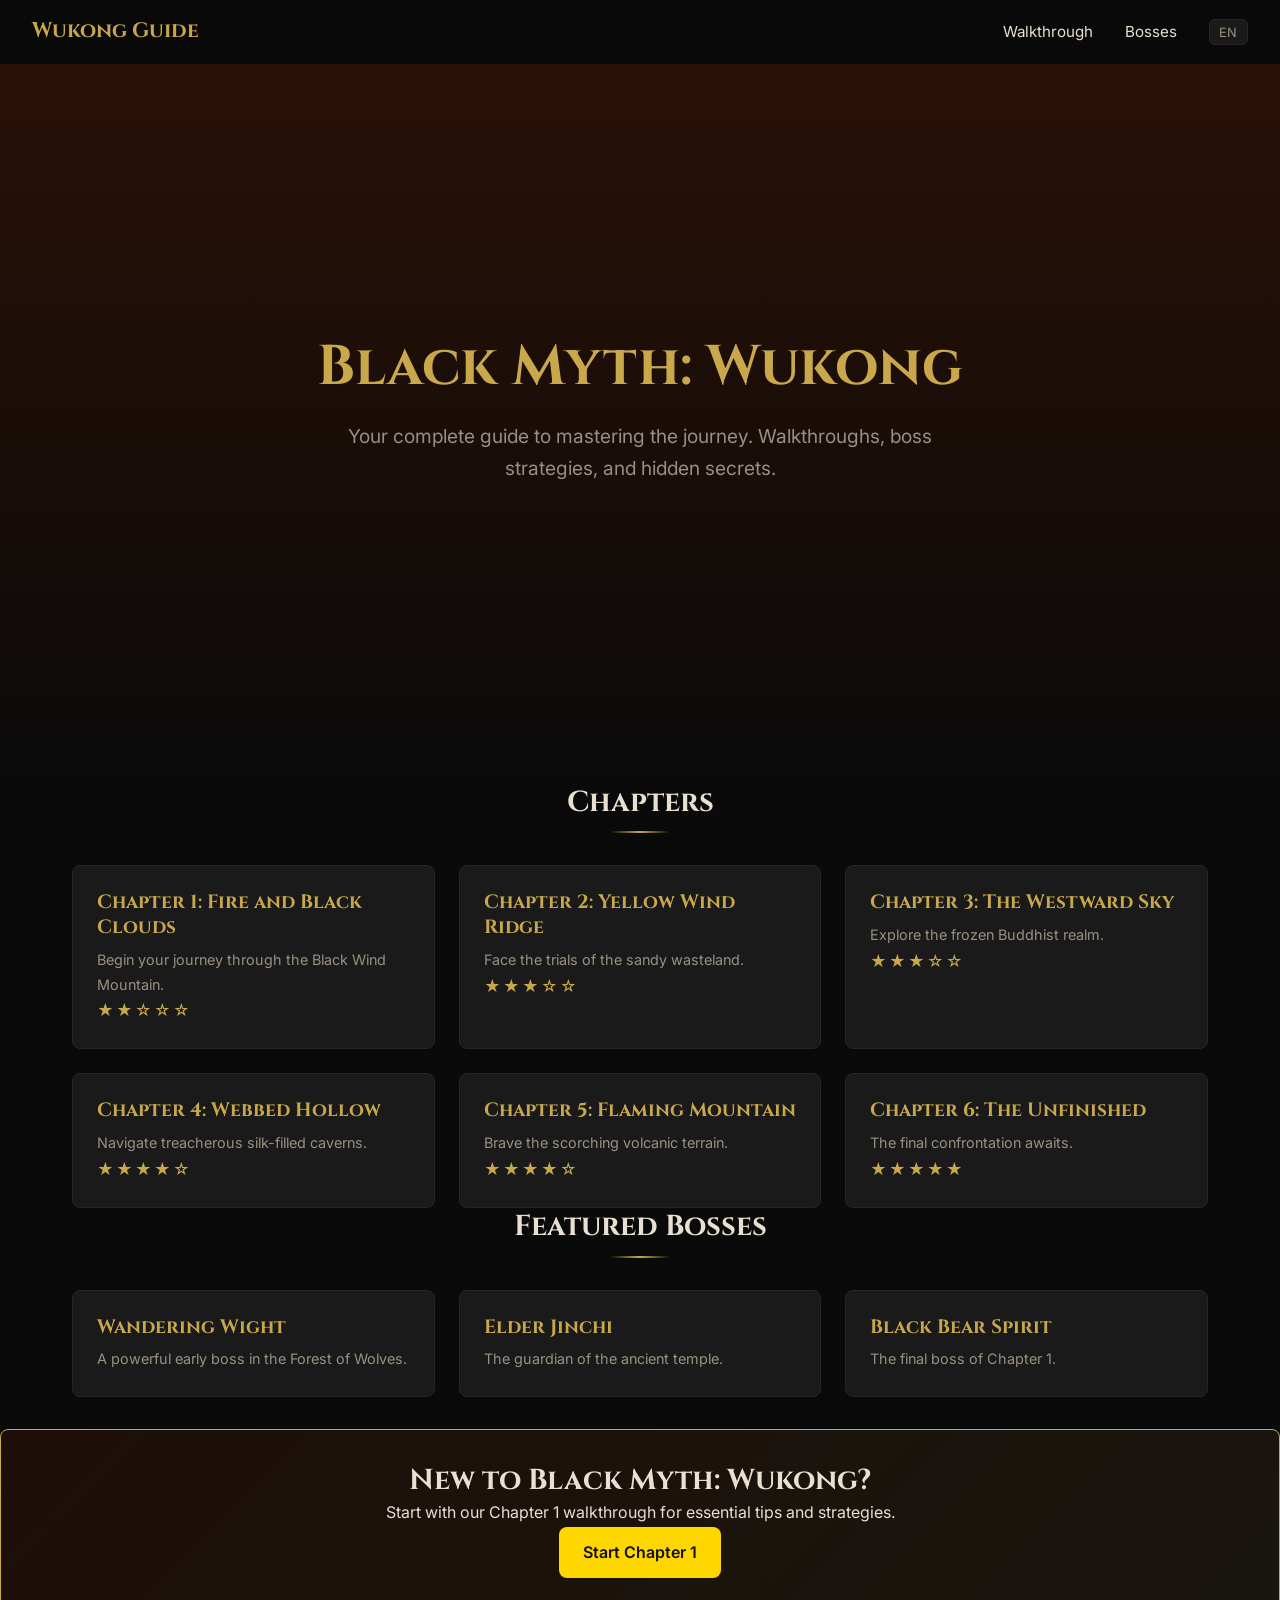
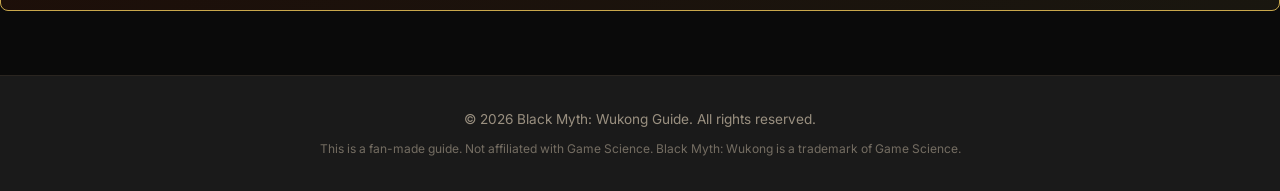
<file: index.html>
<!DOCTYPE html>
<html lang="en">
<head>
  <meta charset="UTF-8">
  <meta name="viewport" content="width=device-width, initial-scale=1.0">
  <title>Black Myth: Wukong Guide | 黑神话：悟空攻略</title>
  <meta name="description" content="Complete walkthrough, boss strategies, and tips for Black Myth: Wukong. Comprehensive guide for new players.">
  <link rel="preconnect" href="https://fonts.googleapis.com">
  <link rel="preconnect" href="https://fonts.gstatic.com" crossorigin>
  <link href="https://fonts.googleapis.com/css2?family=Cinzel:wght@400;700&family=Inter:wght@400;600&family=Noto+Sans+SC:wght@400;600&family=Noto+Serif+SC:wght@400;700&display=swap" rel="stylesheet">
  <link rel="stylesheet" href="css/style.css">
</head>
<body>
  <a href="#main" class="skip-link">Skip to main content</a>

  <!-- Navbar -->
  <nav class="navbar">
    <a href="index.html" class="navbar__logo">Wukong Guide</a>
    <button class="navbar__hamburger" aria-label="Toggle menu" aria-expanded="false">
      <span></span>
      <span></span>
      <span></span>
    </button>
    <ul class="navbar__links">
      <li>
        <a href="walkthrough/chapter-1.html">
          <span data-lang="en" lang="en">Walkthrough</span><span data-lang="zh-CN" lang="zh-CN" style="display:none">流程攻略</span>
        </a>
      </li>
      <li>
        <a href="bosses/index.html">
          <span data-lang="en" lang="en">Bosses</span><span data-lang="zh-CN" lang="zh-CN" style="display:none">Boss</span>
        </a>
      </li>
      <li>
        <div class="lang-toggle">
          <button class="lang-toggle__btn active" data-lang="en">EN</button>
          <button class="lang-toggle__btn" data-lang="zh">中文</button>
        </div>
      </li>
    </ul>
  </nav>

  <!-- Main Content -->
  <main id="main">

    <!-- Hero Section -->
    <section class="hero">
      <h1 class="hero__title">
        <span data-lang="en" lang="en">Black Myth: Wukong</span><span data-lang="zh-CN" lang="zh-CN" style="display:none">黑神话：悟空</span>
      </h1>
      <p class="hero__subtitle">
        <span data-lang="en" lang="en">Your complete guide to mastering the journey. Walkthroughs, boss strategies, and hidden secrets.</span><span data-lang="zh-CN" lang="zh-CN" style="display:none">你的完整通关指南。流程攻略、Boss 打法和隐藏要素。</span>
      </p>
    </section>

    <!-- Chapter Navigation Section -->
    <section class="section">
      <h2 class="section__title">
        <span data-lang="en" lang="en">Chapters</span><span data-lang="zh-CN" lang="zh-CN" style="display:none">章节</span>
      </h2>
      <div class="chapters-grid">

        <a href="walkthrough/chapter-1.html" class="card">
          <h3 class="card__title">
            <span data-lang="en" lang="en">Chapter 1: Fire and Black Clouds</span><span data-lang="zh-CN" lang="zh-CN" style="display:none">第一章：火照黑云</span>
          </h3>
          <p class="card__desc">
            <span data-lang="en" lang="en">Begin your journey through the Black Wind Mountain.</span><span data-lang="zh-CN" lang="zh-CN" style="display:none">从黑风山开启你的旅程。</span>
          </p>
          <div class="stars">★★☆☆☆</div>
        </a>

        <a href="#" class="card">
          <h3 class="card__title">
            <span data-lang="en" lang="en">Chapter 2: Yellow Wind Ridge</span><span data-lang="zh-CN" lang="zh-CN" style="display:none">第二章：黄风岭</span>
          </h3>
          <p class="card__desc">
            <span data-lang="en" lang="en">Face the trials of the sandy wasteland.</span><span data-lang="zh-CN" lang="zh-CN" style="display:none">面对沙荒之地的考验。</span>
          </p>
          <div class="stars">★★★☆☆</div>
        </a>

        <a href="#" class="card">
          <h3 class="card__title">
            <span data-lang="en" lang="en">Chapter 3: The Westward Sky</span><span data-lang="zh-CN" lang="zh-CN" style="display:none">第三章：小西天</span>
          </h3>
          <p class="card__desc">
            <span data-lang="en" lang="en">Explore the frozen Buddhist realm.</span><span data-lang="zh-CN" lang="zh-CN" style="display:none">探索冰封的佛国。</span>
          </p>
          <div class="stars">★★★☆☆</div>
        </a>

        <a href="#" class="card">
          <h3 class="card__title">
            <span data-lang="en" lang="en">Chapter 4: Webbed Hollow</span><span data-lang="zh-CN" lang="zh-CN" style="display:none">第四章：盘丝洞</span>
          </h3>
          <p class="card__desc">
            <span data-lang="en" lang="en">Navigate treacherous silk-filled caverns.</span><span data-lang="zh-CN" lang="zh-CN" style="display:none">穿越危机四伏的蛛丝洞穴。</span>
          </p>
          <div class="stars">★★★★☆</div>
        </a>

        <a href="#" class="card">
          <h3 class="card__title">
            <span data-lang="en" lang="en">Chapter 5: Flaming Mountain</span><span data-lang="zh-CN" lang="zh-CN" style="display:none">第五章：火焰山</span>
          </h3>
          <p class="card__desc">
            <span data-lang="en" lang="en">Brave the scorching volcanic terrain.</span><span data-lang="zh-CN" lang="zh-CN" style="display:none">勇闯灼热的火山地带。</span>
          </p>
          <div class="stars">★★★★☆</div>
        </a>

        <a href="#" class="card">
          <h3 class="card__title">
            <span data-lang="en" lang="en">Chapter 6: The Unfinished</span><span data-lang="zh-CN" lang="zh-CN" style="display:none">第六章：未竟</span>
          </h3>
          <p class="card__desc">
            <span data-lang="en" lang="en">The final confrontation awaits.</span><span data-lang="zh-CN" lang="zh-CN" style="display:none">最终对决在等待着你。</span>
          </p>
          <div class="stars">★★★★★</div>
        </a>

      </div>
    </section>

    <!-- Boss Quick-Access Section -->
    <section class="section">
      <h2 class="section__title">
        <span data-lang="en" lang="en">Featured Bosses</span><span data-lang="zh-CN" lang="zh-CN" style="display:none">精选 Boss</span>
      </h2>
      <div class="bosses-grid">

        <a href="bosses/wandering-wight.html" class="card">
          <h3 class="card__title">
            <span data-lang="en" lang="en">Wandering Wight</span><span data-lang="zh-CN" lang="zh-CN" style="display:none">游荡的亡魂</span>
          </h3>
          <p class="card__desc">
            <span data-lang="en" lang="en">A powerful early boss in the Forest of Wolves.</span><span data-lang="zh-CN" lang="zh-CN" style="display:none">森林中的强力早期Boss。</span>
          </p>
        </a>

        <a href="bosses/elder-jinchi.html" class="card">
          <h3 class="card__title">
            <span data-lang="en" lang="en">Elder Jinchi</span><span data-lang="zh-CN" lang="zh-CN" style="display:none">金池长老</span>
          </h3>
          <p class="card__desc">
            <span data-lang="en" lang="en">The guardian of the ancient temple.</span><span data-lang="zh-CN" lang="zh-CN" style="display:none">古庙的守护者。</span>
          </p>
        </a>

        <a href="bosses/black-bear-spirit.html" class="card">
          <h3 class="card__title">
            <span data-lang="en" lang="en">Black Bear Spirit</span><span data-lang="zh-CN" lang="zh-CN" style="display:none">黑熊精</span>
          </h3>
          <p class="card__desc">
            <span data-lang="en" lang="en">The final boss of Chapter 1.</span><span data-lang="zh-CN" lang="zh-CN" style="display:none">第一章的最终Boss。</span>
          </p>
        </a>

      </div>
    </section>

    <!-- New Player Banner -->
    <section class="newbie-banner">
      <h2>
        <span data-lang="en" lang="en">New to Black Myth: Wukong?</span><span data-lang="zh-CN" lang="zh-CN" style="display:none">刚接触黑神话：悟空？</span>
      </h2>
      <p>
        <span data-lang="en" lang="en">Start with our Chapter 1 walkthrough for essential tips and strategies.</span><span data-lang="zh-CN" lang="zh-CN" style="display:none">从我们的第一章攻略开始，获取必备技巧和策略。</span>
      </p>
      <a href="walkthrough/chapter-1.html" style="background:gold;color:#111;border-radius:8px;padding:12px 24px;text-decoration:none;font-weight:600;display:inline-block;">
        <span data-lang="en" lang="en">Start Chapter 1</span><span data-lang="zh-CN" lang="zh-CN" style="display:none">开始第一章</span>
      </a>
    </section>

  </main>

  <!-- Footer -->
  <footer class="footer">
    <p>&copy; 2026 Black Myth: Wukong Guide. All rights reserved.</p>
    <p class="footer__disclaimer">This is a fan-made guide. Not affiliated with Game Science. Black Myth: Wukong is a trademark of Game Science.</p>
  </footer>

  <script src="js/main.js"></script>
</body>
</html>
</file>
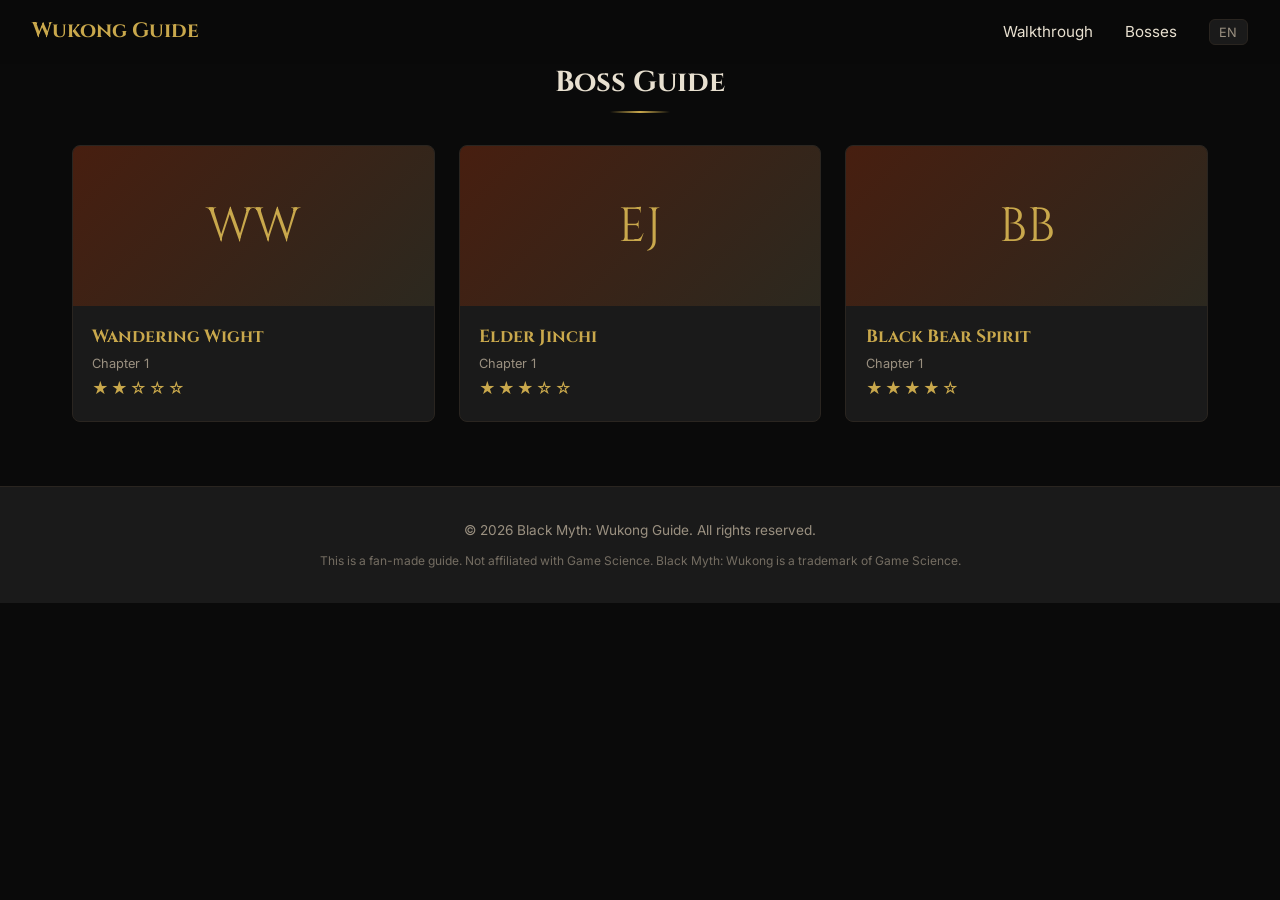
<file: bosses/index.html>
<!DOCTYPE html>
<html lang="en">
<head>
  <meta charset="UTF-8">
  <meta name="viewport" content="width=device-width, initial-scale=1.0">
  <title>Boss Guide | Black Myth: Wukong Guide | 黑神话：悟空攻略</title>
  <meta name="description" content="Complete boss guide for Black Myth: Wukong. Strategies, weaknesses, and tips for every boss including Wandering Wight, Elder Jinchi, and Black Bear Spirit.">
  <link rel="preconnect" href="https://fonts.googleapis.com">
  <link rel="preconnect" href="https://fonts.gstatic.com" crossorigin>
  <link href="https://fonts.googleapis.com/css2?family=Cinzel:wght@400;700&family=Inter:wght@400;600&family=Noto+Sans+SC:wght@400;600&family=Noto+Serif+SC:wght@400;700&display=swap" rel="stylesheet">
  <link rel="stylesheet" href="../css/style.css">
</head>
<body>
  <a href="#main" class="skip-link">Skip to main content</a>

  <!-- Navbar -->
  <nav class="navbar">
    <a href="../index.html" class="navbar__logo">Wukong Guide</a>
    <button class="navbar__hamburger" aria-label="Toggle menu" aria-expanded="false">
      <span></span>
      <span></span>
      <span></span>
    </button>
    <ul class="navbar__links">
      <li>
        <a href="../walkthrough/chapter-1.html">
          <span data-lang="en" lang="en">Walkthrough</span><span data-lang="zh-CN" lang="zh-CN" style="display:none">流程攻略</span>
        </a>
      </li>
      <li>
        <a href="../bosses/index.html">
          <span data-lang="en" lang="en">Bosses</span><span data-lang="zh-CN" lang="zh-CN" style="display:none">Boss</span>
        </a>
      </li>
      <li>
        <div class="lang-toggle">
          <button class="lang-toggle__btn" data-lang="en">EN</button>
          <button class="lang-toggle__btn" data-lang="zh">中文</button>
        </div>
      </li>
    </ul>
  </nav>

  <!-- Main Content -->
  <main id="main">

    <!-- Section Title -->
    <section class="section">
      <h2 class="section__title">
        <span data-lang="en" lang="en">Boss Guide</span><span data-lang="zh-CN" lang="zh-CN" style="display:none">Boss 指南</span>
      </h2>
    </section>

    <!-- Boss List Grid -->
    <section class="section">
      <div class="boss-list">

        <!-- Wandering Wight -->
        <a href="wandering-wight.html" class="boss-card">
          <div class="boss-card__header">
            <span>WW</span>
          </div>
          <div class="boss-card__body">
            <h3 class="boss-card__name">
              <span data-lang="en" lang="en">Wandering Wight</span><span data-lang="zh-CN" lang="zh-CN" style="display:none">游僧</span>
            </h3>
            <p class="boss-card__chapter">
              <span data-lang="en" lang="en">Chapter 1</span><span data-lang="zh-CN" lang="zh-CN" style="display:none">第一章</span>
            </p>
            <div class="stars">★★☆☆☆</div>
          </div>
        </a>

        <!-- Elder Jinchi -->
        <a href="elder-jinchi.html" class="boss-card">
          <div class="boss-card__header">
            <span>EJ</span>
          </div>
          <div class="boss-card__body">
            <h3 class="boss-card__name">
              <span data-lang="en" lang="en">Elder Jinchi</span><span data-lang="zh-CN" lang="zh-CN" style="display:none">金池长老</span>
            </h3>
            <p class="boss-card__chapter">
              <span data-lang="en" lang="en">Chapter 1</span><span data-lang="zh-CN" lang="zh-CN" style="display:none">第一章</span>
            </p>
            <div class="stars">★★★☆☆</div>
          </div>
        </a>

        <!-- Black Bear Spirit -->
        <a href="black-bear-spirit.html" class="boss-card">
          <div class="boss-card__header">
            <span>BB</span>
          </div>
          <div class="boss-card__body">
            <h3 class="boss-card__name">
              <span data-lang="en" lang="en">Black Bear Spirit</span><span data-lang="zh-CN" lang="zh-CN" style="display:none">黑熊精</span>
            </h3>
            <p class="boss-card__chapter">
              <span data-lang="en" lang="en">Chapter 1</span><span data-lang="zh-CN" lang="zh-CN" style="display:none">第一章</span>
            </p>
            <div class="stars">★★★★☆</div>
          </div>
        </a>

      </div>
    </section>

  </main>

  <!-- Footer -->
  <footer class="footer">
    <p>&copy; 2026 Black Myth: Wukong Guide. All rights reserved.</p>
    <p class="footer__disclaimer">This is a fan-made guide. Not affiliated with Game Science. Black Myth: Wukong is a trademark of Game Science.</p>
  </footer>

  <script src="../js/main.js"></script>
</body>
</html>
</file>
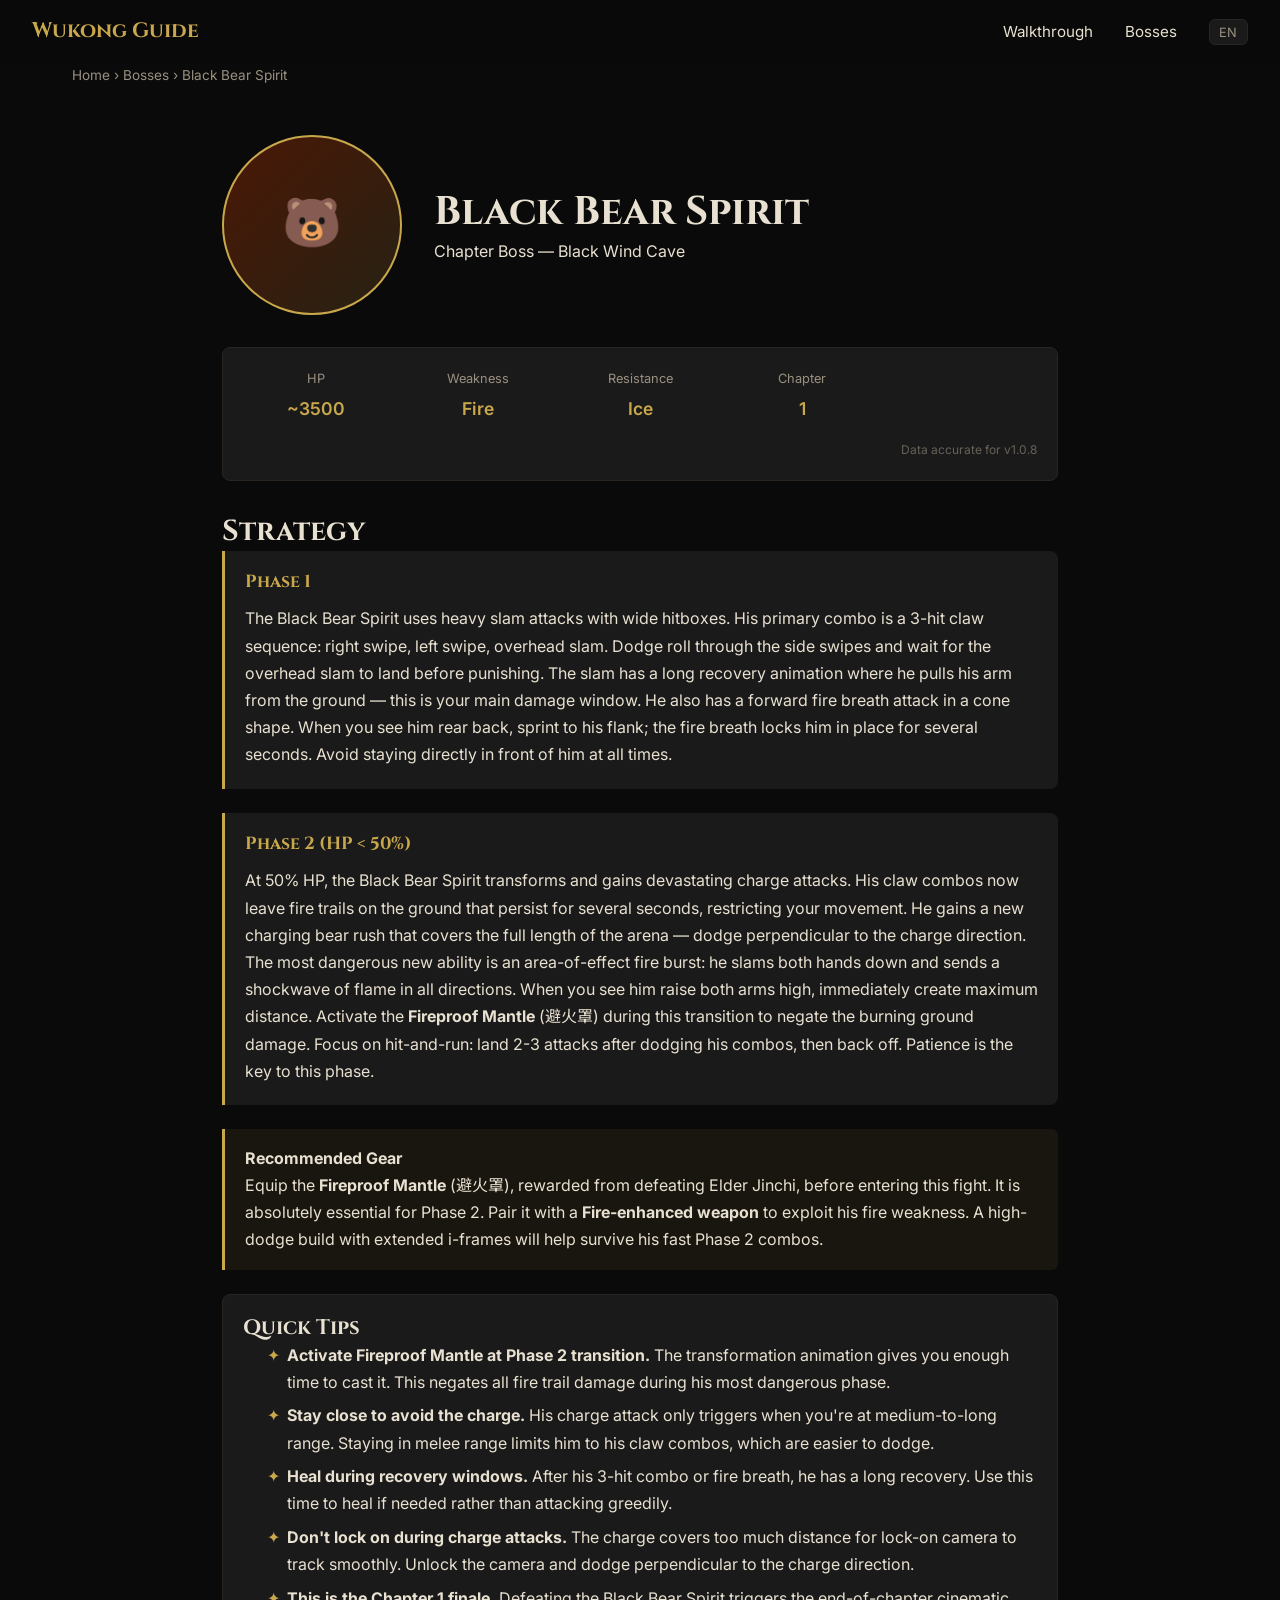
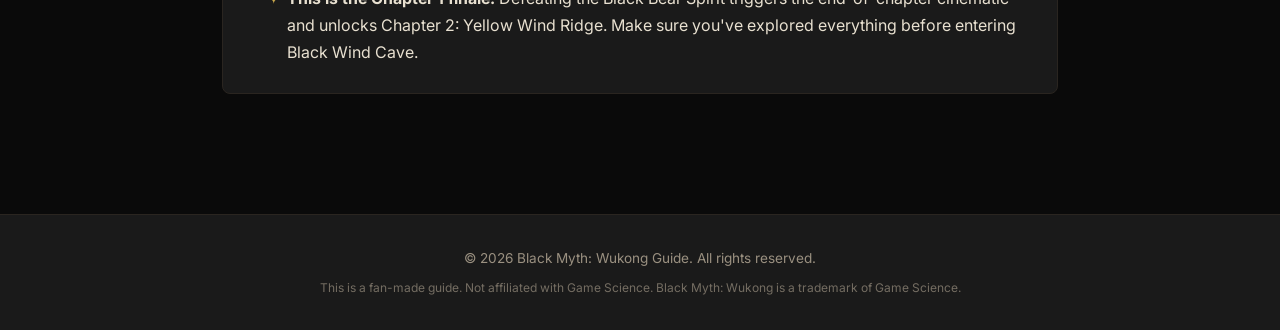
<file: bosses/black-bear-spirit.html>
<!DOCTYPE html>
<html lang="en">
<head>
  <meta charset="UTF-8">
  <meta name="viewport" content="width=device-width, initial-scale=1.0">
  <title>Black Bear Spirit - Boss Guide | Black Myth: Wukong Guide</title>
  <meta name="description" content="Complete strategy guide for the Black Bear Spirit boss in Black Myth: Wukong. Learn attack patterns, weaknesses, phase transitions, and recommended builds.">
  <link rel="preconnect" href="https://fonts.googleapis.com">
  <link rel="preconnect" href="https://fonts.gstatic.com" crossorigin>
  <link href="https://fonts.googleapis.com/css2?family=Cinzel:wght@400;700&family=Inter:wght@400;600&family=Noto+Sans+SC:wght@400;600&family=Noto+Serif+SC:wght@400;700&display=swap" rel="stylesheet">
  <link rel="stylesheet" href="../css/style.css">
</head>
<body>
  <a href="#main" class="skip-link">Skip to main content</a>

  <!-- Navbar -->
  <nav class="navbar">
    <a href="../index.html" class="navbar__logo">Wukong Guide</a>
    <button class="navbar__hamburger" aria-label="Toggle menu" aria-expanded="false">
      <span></span>
      <span></span>
      <span></span>
    </button>
    <ul class="navbar__links">
      <li>
        <a href="../walkthrough/chapter-1.html">
          <span data-lang="en" lang="en">Walkthrough</span><span data-lang="zh-CN" lang="zh-CN" style="display:none">流程攻略</span>
        </a>
      </li>
      <li>
        <a href="../bosses/index.html">
          <span data-lang="en" lang="en">Bosses</span><span data-lang="zh-CN" lang="zh-CN" style="display:none">Boss</span>
        </a>
      </li>
      <li>
        <div class="lang-toggle">
          <button class="lang-toggle__btn" data-lang="en">EN</button>
          <button class="lang-toggle__btn" data-lang="zh">中文</button>
        </div>
      </li>
    </ul>
  </nav>

  <!-- Main Content -->
  <main id="main">

    <!-- Breadcrumb -->
    <div class="breadcrumb section">
      <a href="../index.html">
        <span data-lang="en" lang="en">Home</span><span data-lang="zh-CN" lang="zh-CN" style="display:none">首页</span>
      </a>
      <span> &rsaquo; </span>
      <a href="index.html">
        <span data-lang="en" lang="en">Bosses</span><span data-lang="zh-CN" lang="zh-CN" style="display:none">Boss</span>
      </a>
      <span> &rsaquo; </span>
      <span data-lang="en" lang="en">Black Bear Spirit</span><span data-lang="zh-CN" lang="zh-CN" style="display:none">黑熊精</span>
    </div>

    <div class="boss-detail">

      <!-- Boss Header -->
      <div class="boss-header">
        <div class="boss-header__portrait">
          <span>&#x1F43B;</span>
        </div>
        <div class="boss-header__info">
          <h1>
            <span data-lang="en" lang="en">Black Bear Spirit</span><span data-lang="zh-CN" lang="zh-CN" style="display:none">黑熊精</span>
          </h1>
          <p class="boss-name-cn">
            <span data-lang="en" lang="en">Chapter Boss &mdash; Black Wind Cave</span><span data-lang="zh-CN" lang="zh-CN" style="display:none">章节Boss &mdash; 黑风洞</span>
          </p>
        </div>
      </div>

      <!-- Stats Card -->
      <div class="stats-card">
        <div class="stats-card__item">
          <div class="stats-card__label">
            <span data-lang="en" lang="en">HP</span><span data-lang="zh-CN" lang="zh-CN" style="display:none">生命值</span>
          </div>
          <div class="stats-card__value">~3500</div>
        </div>
        <div class="stats-card__item">
          <div class="stats-card__label">
            <span data-lang="en" lang="en">Weakness</span><span data-lang="zh-CN" lang="zh-CN" style="display:none">弱点</span>
          </div>
          <div class="stats-card__value">
            <span data-lang="en" lang="en">Fire</span><span data-lang="zh-CN" lang="zh-CN" style="display:none">火</span>
          </div>
        </div>
        <div class="stats-card__item">
          <div class="stats-card__label">
            <span data-lang="en" lang="en">Resistance</span><span data-lang="zh-CN" lang="zh-CN" style="display:none">抗性</span>
          </div>
          <div class="stats-card__value">
            <span data-lang="en" lang="en">Ice</span><span data-lang="zh-CN" lang="zh-CN" style="display:none">冰</span>
          </div>
        </div>
        <div class="stats-card__item">
          <div class="stats-card__label">
            <span data-lang="en" lang="en">Chapter</span><span data-lang="zh-CN" lang="zh-CN" style="display:none">章节</span>
          </div>
          <div class="stats-card__value">
            <span data-lang="en" lang="en">1</span><span data-lang="zh-CN" lang="zh-CN" style="display:none">第一章</span>
          </div>
        </div>
        <div class="stats-card__version">
          <span data-lang="en" lang="en">Data accurate for v1.0.8</span><span data-lang="zh-CN" lang="zh-CN" style="display:none">数据适用于 v1.0.8</span>
        </div>
      </div>

      <!-- Strategy Section -->
      <section class="strategy-section">
        <h2>
          <span data-lang="en" lang="en">Strategy</span><span data-lang="zh-CN" lang="zh-CN" style="display:none">打法策略</span>
        </h2>

        <div class="phase-block">
          <h3 class="phase-block__title">
            <span data-lang="en" lang="en">Phase 1</span><span data-lang="zh-CN" lang="zh-CN" style="display:none">阶段一</span>
          </h3>
          <p>
            <span data-lang="en" lang="en">The Black Bear Spirit uses heavy slam attacks with wide hitboxes. His primary combo is a 3-hit claw sequence: right swipe, left swipe, overhead slam. Dodge roll through the side swipes and wait for the overhead slam to land before punishing. The slam has a long recovery animation where he pulls his arm from the ground &mdash; this is your main damage window. He also has a forward fire breath attack in a cone shape. When you see him rear back, sprint to his flank; the fire breath locks him in place for several seconds. Avoid staying directly in front of him at all times.</span><span data-lang="zh-CN" lang="zh-CN" style="display:none">黑熊精使用范围很大的重砸攻击。他的主要连招是三连爪击：右扫、左扫、过头砸地。翻滚穿过侧扫，等过头砸地落地后再反击。砸地后他拔出手臂的动画很长 &mdash; 这是你的主要输出窗口。他还有一个前方锥形火焰吐息。看到他后仰时就向侧翼跑；火焰吐息会让他原地锁定数秒。任何时候都不要待在他正前方。</span>
          </p>
        </div>

        <div class="phase-block">
          <h3 class="phase-block__title">
            <span data-lang="en" lang="en">Phase 2 (HP &lt; 50%)</span><span data-lang="zh-CN" lang="zh-CN" style="display:none">阶段二 (HP &lt; 50%)</span>
          </h3>
          <p>
            <span data-lang="en" lang="en">At 50% HP, the Black Bear Spirit transforms and gains devastating charge attacks. His claw combos now leave fire trails on the ground that persist for several seconds, restricting your movement. He gains a new charging bear rush that covers the full length of the arena &mdash; dodge perpendicular to the charge direction. The most dangerous new ability is an area-of-effect fire burst: he slams both hands down and sends a shockwave of flame in all directions. When you see him raise both arms high, immediately create maximum distance. Activate the <strong>Fireproof Mantle</strong> (避火罩) during this transition to negate the burning ground damage. Focus on hit-and-run: land 2-3 attacks after dodging his combos, then back off. Patience is the key to this phase.</span><span data-lang="zh-CN" lang="zh-CN" style="display:none">血量降到50%时，黑熊精变身并获得毁灭性的冲锋攻击。爪击连招现在会在地面留下持续数秒的火焰轨迹，限制你的移动。新增一招覆盖整个竞技场长度的熊冲 &mdash; 垂直于冲锋方向闪避。最危险的新技能是全屏火焰爆发：他双手高举猛砸地面，向四面八方释放火焰冲击波。看到他双臂高举时，立刻拉开最大距离。在转换阶段激活<strong>避火罩</strong>来抵消地面燃烧伤害。采用游击战术：闪避连招后打2-3下就撤退。耐心是这一阶段的关键。</span>
          </p>
        </div>

        <div class="tip-box">
          <strong><span data-lang="en" lang="en">Recommended Gear</span><span data-lang="zh-CN" lang="zh-CN" style="display:none">推荐装备</span></strong><br>
          <span data-lang="en" lang="en">Equip the <strong>Fireproof Mantle</strong> (避火罩), rewarded from defeating Elder Jinchi, before entering this fight. It is absolutely essential for Phase 2. Pair it with a <strong>Fire-enhanced weapon</strong> to exploit his fire weakness. A high-dodge build with extended i-frames will help survive his fast Phase 2 combos.</span><span data-lang="zh-CN" lang="zh-CN" style="display:none">进入这场战斗前装备从金池长老处获得的<strong>避火罩</strong>。它在第二阶段绝对不可或缺。搭配<strong>火属性强化武器</strong>来针对他的火焰弱点。延长无敌帧的高闪避构筑有助于存活他的快速二阶段连招。</span>
        </div>
      </section>

      <!-- Quick Tips -->
      <div class="quick-tips">
        <h3>
          <span data-lang="en" lang="en">Quick Tips</span><span data-lang="zh-CN" lang="zh-CN" style="display:none">实用技巧</span>
        </h3>
        <ul>
          <li>
            <span data-lang="en" lang="en"><strong>Activate Fireproof Mantle at Phase 2 transition.</strong> The transformation animation gives you enough time to cast it. This negates all fire trail damage during his most dangerous phase.</span><span data-lang="zh-CN" lang="zh-CN" style="display:none"><strong>在第二阶段转换时激活避火罩。</strong>变身动画给你足够的时间施放。这能抵消他最危险阶段的所有火焰轨迹伤害。</span>
          </li>
          <li>
            <span data-lang="en" lang="en"><strong>Stay close to avoid the charge.</strong> His charge attack only triggers when you're at medium-to-long range. Staying in melee range limits him to his claw combos, which are easier to dodge.</span><span data-lang="zh-CN" lang="zh-CN" style="display:none"><strong>保持近身来避免冲锋。</strong>冲锋攻击只在中远距离触发。待在近战距离限制他使用爪击连招，更容易闪避。</span>
          </li>
          <li>
            <span data-lang="en" lang="en"><strong>Heal during recovery windows.</strong> After his 3-hit combo or fire breath, he has a long recovery. Use this time to heal if needed rather than attacking greedily.</span><span data-lang="zh-CN" lang="zh-CN" style="display:none"><strong>在收招空隙治疗。</strong>三连击或火焰吐息后，他有很长的收招硬直。需要时优先治疗，不要贪刀。</span>
          </li>
          <li>
            <span data-lang="en" lang="en"><strong>Don't lock on during charge attacks.</strong> The charge covers too much distance for lock-on camera to track smoothly. Unlock the camera and dodge perpendicular to the charge direction.</span><span data-lang="zh-CN" lang="zh-CN" style="display:none"><strong>冲锋攻击时不要锁定。</strong>冲锋距离太远，锁定镜头跟不上。解除锁定，垂直于冲锋方向闪避。</span>
          </li>
          <li>
            <span data-lang="en" lang="en"><strong>This is the Chapter 1 finale.</strong> Defeating the Black Bear Spirit triggers the end-of-chapter cinematic and unlocks Chapter 2: Yellow Wind Ridge. Make sure you've explored everything before entering Black Wind Cave.</span><span data-lang="zh-CN" lang="zh-CN" style="display:none"><strong>这是第一章的压轴战。</strong>击败黑熊精会触发章节结束CG并解锁第二章：黄风岭。进入黑风洞前确保已探索完所有内容。</span>
          </li>
        </ul>
      </div>

    </div><!-- /.boss-detail -->

  </main>

  <!-- Footer -->
  <footer class="footer">
    <p>&copy; 2026 Black Myth: Wukong Guide. All rights reserved.</p>
    <p class="footer__disclaimer">This is a fan-made guide. Not affiliated with Game Science. Black Myth: Wukong is a trademark of Game Science.</p>
  </footer>

  <script src="../js/main.js"></script>
</body>
</html>
</file>
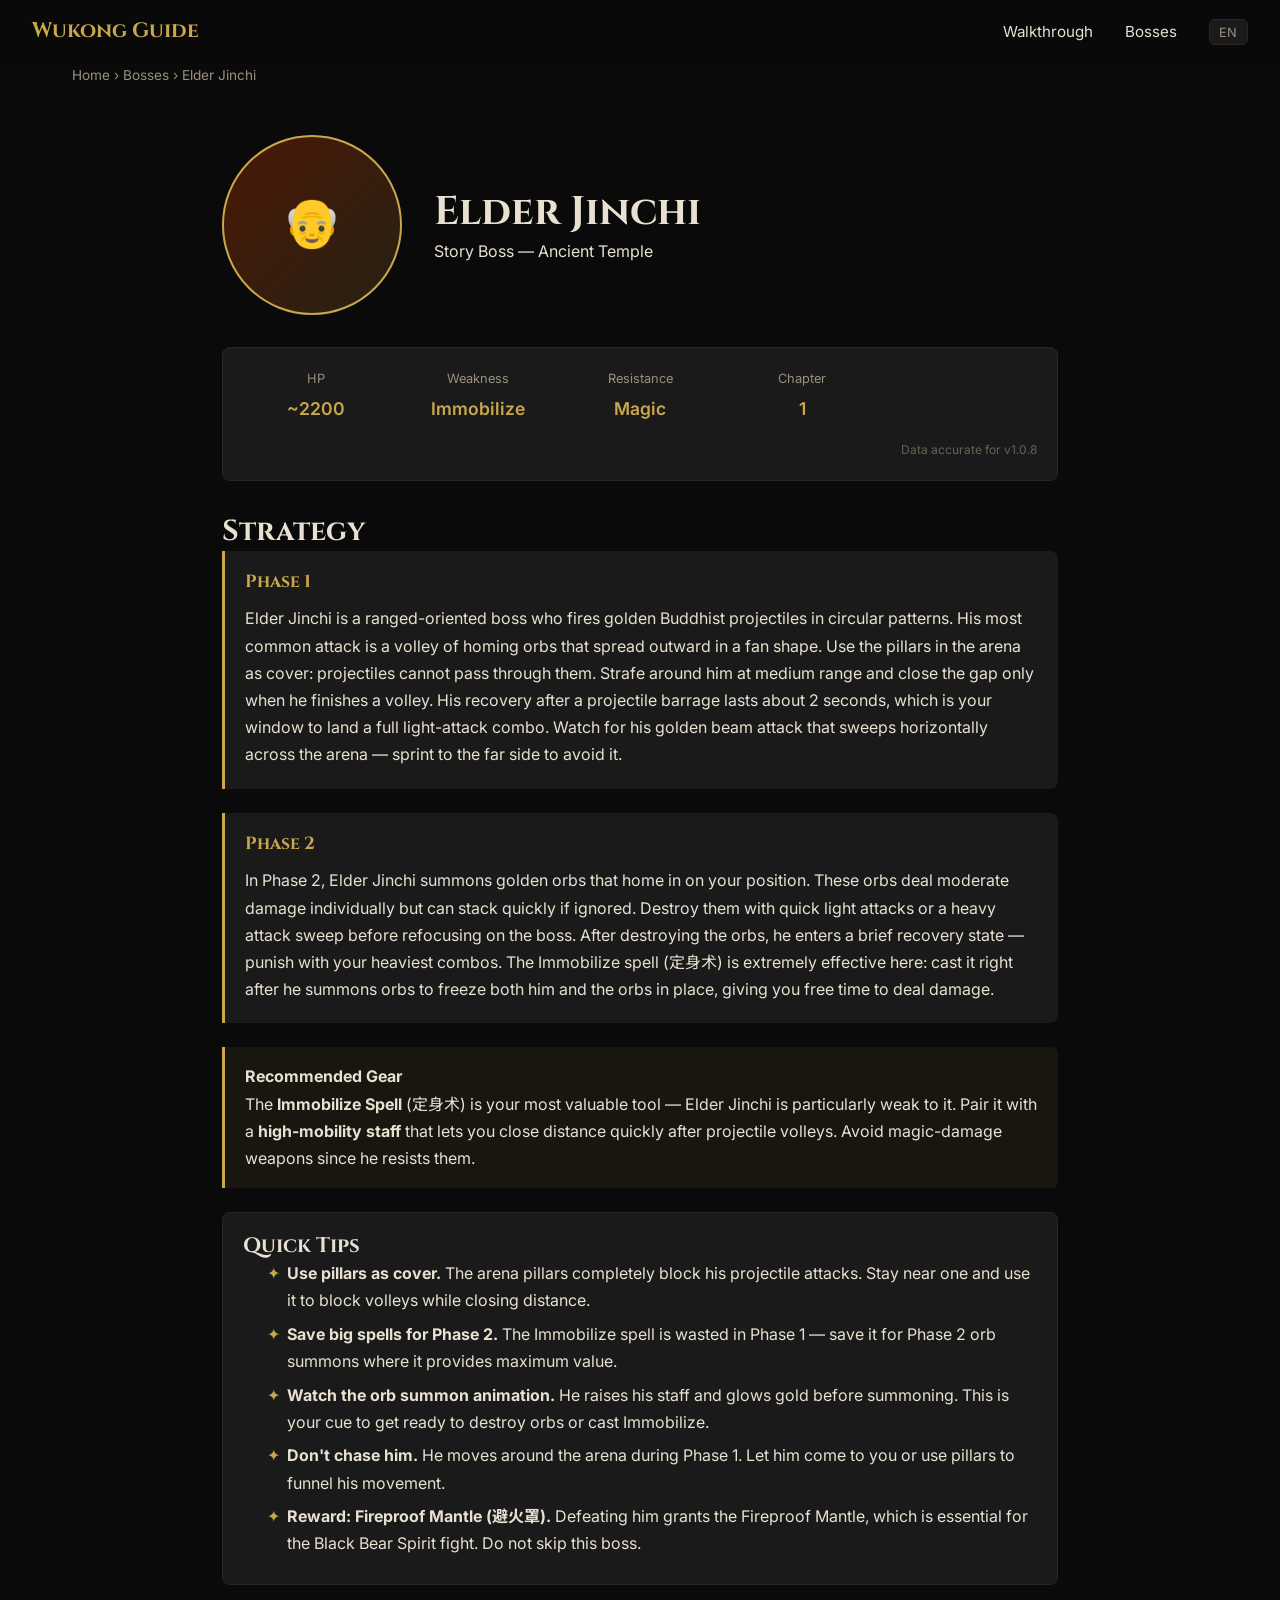
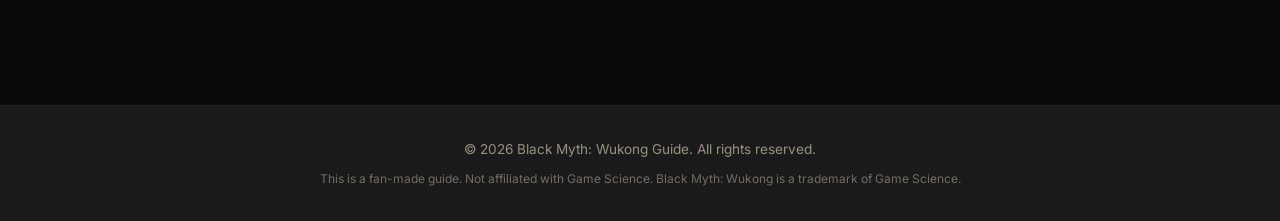
<file: bosses/elder-jinchi.html>
<!DOCTYPE html>
<html lang="en">
<head>
  <meta charset="UTF-8">
  <meta name="viewport" content="width=device-width, initial-scale=1.0">
  <title>Elder Jinchi - Boss Guide | Black Myth: Wukong Guide</title>
  <meta name="description" content="Complete strategy guide for the Elder Jinchi boss in Black Myth: Wukong. Learn attack patterns, weaknesses, phase transitions, and recommended builds.">
  <link rel="preconnect" href="https://fonts.googleapis.com">
  <link rel="preconnect" href="https://fonts.gstatic.com" crossorigin>
  <link href="https://fonts.googleapis.com/css2?family=Cinzel:wght@400;700&family=Inter:wght@400;600&family=Noto+Sans+SC:wght@400;600&family=Noto+Serif+SC:wght@400;700&display=swap" rel="stylesheet">
  <link rel="stylesheet" href="../css/style.css">
</head>
<body>
  <a href="#main" class="skip-link">Skip to main content</a>

  <!-- Navbar -->
  <nav class="navbar">
    <a href="../index.html" class="navbar__logo">Wukong Guide</a>
    <button class="navbar__hamburger" aria-label="Toggle menu" aria-expanded="false">
      <span></span>
      <span></span>
      <span></span>
    </button>
    <ul class="navbar__links">
      <li>
        <a href="../walkthrough/chapter-1.html">
          <span data-lang="en" lang="en">Walkthrough</span><span data-lang="zh-CN" lang="zh-CN" style="display:none">流程攻略</span>
        </a>
      </li>
      <li>
        <a href="../bosses/index.html">
          <span data-lang="en" lang="en">Bosses</span><span data-lang="zh-CN" lang="zh-CN" style="display:none">Boss</span>
        </a>
      </li>
      <li>
        <div class="lang-toggle">
          <button class="lang-toggle__btn" data-lang="en">EN</button>
          <button class="lang-toggle__btn" data-lang="zh">中文</button>
        </div>
      </li>
    </ul>
  </nav>

  <!-- Main Content -->
  <main id="main">

    <!-- Breadcrumb -->
    <div class="breadcrumb section">
      <a href="../index.html">
        <span data-lang="en" lang="en">Home</span><span data-lang="zh-CN" lang="zh-CN" style="display:none">首页</span>
      </a>
      <span> &rsaquo; </span>
      <a href="index.html">
        <span data-lang="en" lang="en">Bosses</span><span data-lang="zh-CN" lang="zh-CN" style="display:none">Boss</span>
      </a>
      <span> &rsaquo; </span>
      <span data-lang="en" lang="en">Elder Jinchi</span><span data-lang="zh-CN" lang="zh-CN" style="display:none">金池长老</span>
    </div>

    <div class="boss-detail">

      <!-- Boss Header -->
      <div class="boss-header">
        <div class="boss-header__portrait">
          <span>&#x1F474;</span>
        </div>
        <div class="boss-header__info">
          <h1>
            <span data-lang="en" lang="en">Elder Jinchi</span><span data-lang="zh-CN" lang="zh-CN" style="display:none">金池长老</span>
          </h1>
          <p class="boss-name-cn">
            <span data-lang="en" lang="en">Story Boss &mdash; Ancient Temple</span><span data-lang="zh-CN" lang="zh-CN" style="display:none">剧情Boss &mdash; 古庙</span>
          </p>
        </div>
      </div>

      <!-- Stats Card -->
      <div class="stats-card">
        <div class="stats-card__item">
          <div class="stats-card__label">
            <span data-lang="en" lang="en">HP</span><span data-lang="zh-CN" lang="zh-CN" style="display:none">生命值</span>
          </div>
          <div class="stats-card__value">~2200</div>
        </div>
        <div class="stats-card__item">
          <div class="stats-card__label">
            <span data-lang="en" lang="en">Weakness</span><span data-lang="zh-CN" lang="zh-CN" style="display:none">弱点</span>
          </div>
          <div class="stats-card__value">
            <span data-lang="en" lang="en">Immobilize</span><span data-lang="zh-CN" lang="zh-CN" style="display:none">定身</span>
          </div>
        </div>
        <div class="stats-card__item">
          <div class="stats-card__label">
            <span data-lang="en" lang="en">Resistance</span><span data-lang="zh-CN" lang="zh-CN" style="display:none">抗性</span>
          </div>
          <div class="stats-card__value">
            <span data-lang="en" lang="en">Magic</span><span data-lang="zh-CN" lang="zh-CN" style="display:none">法术</span>
          </div>
        </div>
        <div class="stats-card__item">
          <div class="stats-card__label">
            <span data-lang="en" lang="en">Chapter</span><span data-lang="zh-CN" lang="zh-CN" style="display:none">章节</span>
          </div>
          <div class="stats-card__value">
            <span data-lang="en" lang="en">1</span><span data-lang="zh-CN" lang="zh-CN" style="display:none">第一章</span>
          </div>
        </div>
        <div class="stats-card__version">
          <span data-lang="en" lang="en">Data accurate for v1.0.8</span><span data-lang="zh-CN" lang="zh-CN" style="display:none">数据适用于 v1.0.8</span>
        </div>
      </div>

      <!-- Strategy Section -->
      <section class="strategy-section">
        <h2>
          <span data-lang="en" lang="en">Strategy</span><span data-lang="zh-CN" lang="zh-CN" style="display:none">打法策略</span>
        </h2>

        <div class="phase-block">
          <h3 class="phase-block__title">
            <span data-lang="en" lang="en">Phase 1</span><span data-lang="zh-CN" lang="zh-CN" style="display:none">阶段一</span>
          </h3>
          <p>
            <span data-lang="en" lang="en">Elder Jinchi is a ranged-oriented boss who fires golden Buddhist projectiles in circular patterns. His most common attack is a volley of homing orbs that spread outward in a fan shape. Use the pillars in the arena as cover: projectiles cannot pass through them. Strafe around him at medium range and close the gap only when he finishes a volley. His recovery after a projectile barrage lasts about 2 seconds, which is your window to land a full light-attack combo. Watch for his golden beam attack that sweeps horizontally across the arena &mdash; sprint to the far side to avoid it.</span><span data-lang="zh-CN" lang="zh-CN" style="display:none">金池长老是一个远程型Boss，以环形模式发射金色佛珠弹幕。他最常见的攻击是一波扇形散开的追踪弹。利用竞技场中的柱子作为掩体：弹幕无法穿透。在中距离围绕他旋转，只在弹幕齐射结束后拉近距离。弹幕攻击后的收招硬直大约2秒，这是你打出一套完整轻攻击连招的窗口。注意他横扫竞技场的金色光束攻击 &mdash; 向远端奔跑来躲避。</span>
          </p>
        </div>

        <div class="phase-block">
          <h3 class="phase-block__title">
            <span data-lang="en" lang="en">Phase 2</span><span data-lang="zh-CN" lang="zh-CN" style="display:none">阶段二</span>
          </h3>
          <p>
            <span data-lang="en" lang="en">In Phase 2, Elder Jinchi summons golden orbs that home in on your position. These orbs deal moderate damage individually but can stack quickly if ignored. Destroy them with quick light attacks or a heavy attack sweep before refocusing on the boss. After destroying the orbs, he enters a brief recovery state &mdash; punish with your heaviest combos. The Immobilize spell (定身术) is extremely effective here: cast it right after he summons orbs to freeze both him and the orbs in place, giving you free time to deal damage.</span><span data-lang="zh-CN" lang="zh-CN" style="display:none">第二阶段，金池长老召唤追踪你的金色光球。这些光球单独伤害不高，但不管的话会迅速叠加。用快速轻攻击或重攻击横扫来摧毁它们，然后再集中攻击Boss。摧毁光球后他会短暂硬直 &mdash; 用最重的连招惩罚。定身术在这里极为有效：在他召唤光球后立刻施放，可以同时冻结他和光球，给你充足的输出时间。</span>
          </p>
        </div>

        <div class="tip-box">
          <strong><span data-lang="en" lang="en">Recommended Gear</span><span data-lang="zh-CN" lang="zh-CN" style="display:none">推荐装备</span></strong><br>
          <span data-lang="en" lang="en">The <strong>Immobilize Spell</strong> (定身术) is your most valuable tool &mdash; Elder Jinchi is particularly weak to it. Pair it with a <strong>high-mobility staff</strong> that lets you close distance quickly after projectile volleys. Avoid magic-damage weapons since he resists them.</span><span data-lang="zh-CN" lang="zh-CN" style="display:none"><strong>定身术</strong>是你最有价值的工具 &mdash; 金池长老对定身特别弱。搭配<strong>高机动性棍棒</strong>，让你在弹幕齐射后快速拉近距离。避免使用法术伤害武器，因为他有法术抗性。</span>
        </div>
      </section>

      <!-- Quick Tips -->
      <div class="quick-tips">
        <h3>
          <span data-lang="en" lang="en">Quick Tips</span><span data-lang="zh-CN" lang="zh-CN" style="display:none">实用技巧</span>
        </h3>
        <ul>
          <li>
            <span data-lang="en" lang="en"><strong>Use pillars as cover.</strong> The arena pillars completely block his projectile attacks. Stay near one and use it to block volleys while closing distance.</span><span data-lang="zh-CN" lang="zh-CN" style="display:none"><strong>利用柱子做掩体。</strong>竞技场的柱子可以完全挡住弹幕攻击。待在柱子附近，用它来遮挡弹幕的同时拉近距离。</span>
          </li>
          <li>
            <span data-lang="en" lang="en"><strong>Save big spells for Phase 2.</strong> The Immobilize spell is wasted in Phase 1 &mdash; save it for Phase 2 orb summons where it provides maximum value.</span><span data-lang="zh-CN" lang="zh-CN" style="display:none"><strong>把大招留给第二阶段。</strong>定身术在第一阶段用处不大 &mdash; 留到第二阶段召唤光球时使用，收益最大。</span>
          </li>
          <li>
            <span data-lang="en" lang="en"><strong>Watch the orb summon animation.</strong> He raises his staff and glows gold before summoning. This is your cue to get ready to destroy orbs or cast Immobilize.</span><span data-lang="zh-CN" lang="zh-CN" style="display:none"><strong>注意光球召唤动画。</strong>他在召唤前会举起法杖并发出金光。这是你准备摧毁光球或施放定身术的信号。</span>
          </li>
          <li>
            <span data-lang="en" lang="en"><strong>Don't chase him.</strong> He moves around the arena during Phase 1. Let him come to you or use pillars to funnel his movement.</span><span data-lang="zh-CN" lang="zh-CN" style="display:none"><strong>不要追着他跑。</strong>他在第一阶段会在竞技场中移动。让他主动靠近你，或利用柱子限制他的走位。</span>
          </li>
          <li>
            <span data-lang="en" lang="en"><strong>Reward: Fireproof Mantle (避火罩).</strong> Defeating him grants the Fireproof Mantle, which is essential for the Black Bear Spirit fight. Do not skip this boss.</span><span data-lang="zh-CN" lang="zh-CN" style="display:none"><strong>奖励：避火罩。</strong>击败他可获得避火罩，这对黑熊精战至关重要。不要跳过这个Boss。</span>
          </li>
        </ul>
      </div>

    </div><!-- /.boss-detail -->

  </main>

  <!-- Footer -->
  <footer class="footer">
    <p>&copy; 2026 Black Myth: Wukong Guide. All rights reserved.</p>
    <p class="footer__disclaimer">This is a fan-made guide. Not affiliated with Game Science. Black Myth: Wukong is a trademark of Game Science.</p>
  </footer>

  <script src="../js/main.js"></script>
</body>
</html>
</file>
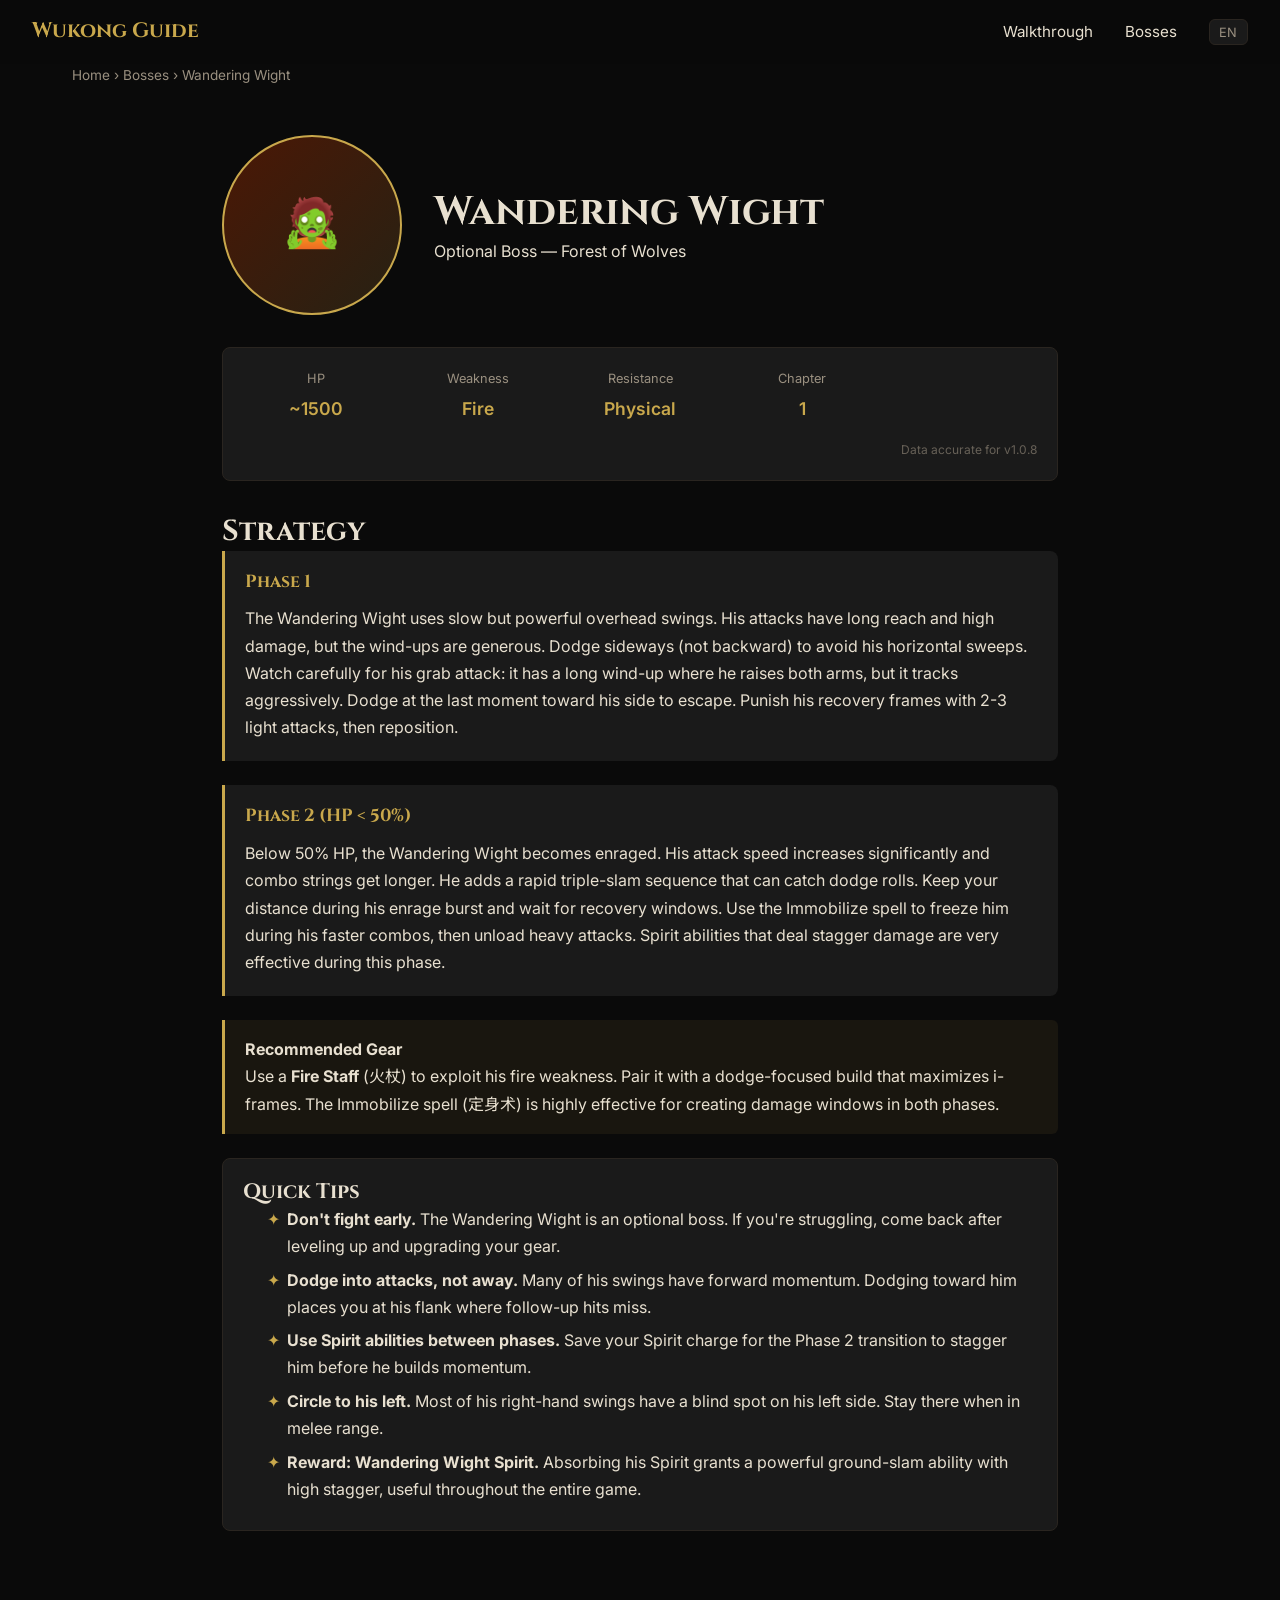
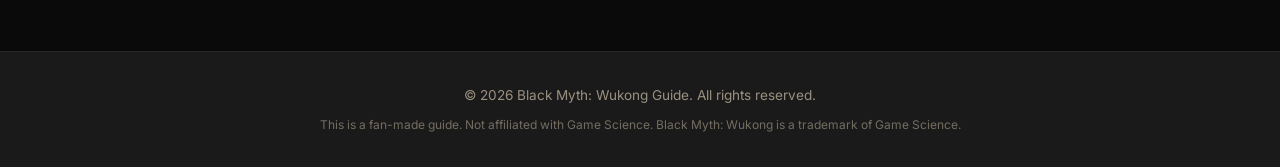
<file: bosses/wandering-wight.html>
<!DOCTYPE html>
<html lang="en">
<head>
  <meta charset="UTF-8">
  <meta name="viewport" content="width=device-width, initial-scale=1.0">
  <title>Wandering Wight - Boss Guide | Black Myth: Wukong Guide</title>
  <meta name="description" content="Complete strategy guide for the Wandering Wight boss in Black Myth: Wukong. Learn attack patterns, weaknesses, phase transitions, and recommended builds.">
  <link rel="preconnect" href="https://fonts.googleapis.com">
  <link rel="preconnect" href="https://fonts.gstatic.com" crossorigin>
  <link href="https://fonts.googleapis.com/css2?family=Cinzel:wght@400;700&family=Inter:wght@400;600&family=Noto+Sans+SC:wght@400;600&family=Noto+Serif+SC:wght@400;700&display=swap" rel="stylesheet">
  <link rel="stylesheet" href="../css/style.css">
</head>
<body>
  <a href="#main" class="skip-link">Skip to main content</a>

  <!-- Navbar -->
  <nav class="navbar">
    <a href="../index.html" class="navbar__logo">Wukong Guide</a>
    <button class="navbar__hamburger" aria-label="Toggle menu" aria-expanded="false">
      <span></span>
      <span></span>
      <span></span>
    </button>
    <ul class="navbar__links">
      <li>
        <a href="../walkthrough/chapter-1.html">
          <span data-lang="en" lang="en">Walkthrough</span><span data-lang="zh-CN" lang="zh-CN" style="display:none">流程攻略</span>
        </a>
      </li>
      <li>
        <a href="../bosses/index.html">
          <span data-lang="en" lang="en">Bosses</span><span data-lang="zh-CN" lang="zh-CN" style="display:none">Boss</span>
        </a>
      </li>
      <li>
        <div class="lang-toggle">
          <button class="lang-toggle__btn" data-lang="en">EN</button>
          <button class="lang-toggle__btn" data-lang="zh">中文</button>
        </div>
      </li>
    </ul>
  </nav>

  <!-- Main Content -->
  <main id="main">

    <!-- Breadcrumb -->
    <div class="breadcrumb section">
      <a href="../index.html">
        <span data-lang="en" lang="en">Home</span><span data-lang="zh-CN" lang="zh-CN" style="display:none">首页</span>
      </a>
      <span> &rsaquo; </span>
      <a href="index.html">
        <span data-lang="en" lang="en">Bosses</span><span data-lang="zh-CN" lang="zh-CN" style="display:none">Boss</span>
      </a>
      <span> &rsaquo; </span>
      <span data-lang="en" lang="en">Wandering Wight</span><span data-lang="zh-CN" lang="zh-CN" style="display:none">游僧</span>
    </div>

    <div class="boss-detail">

      <!-- Boss Header -->
      <div class="boss-header">
        <div class="boss-header__portrait">
          <span>&#x1F9DF;</span>
        </div>
        <div class="boss-header__info">
          <h1>
            <span data-lang="en" lang="en">Wandering Wight</span><span data-lang="zh-CN" lang="zh-CN" style="display:none">游僧</span>
          </h1>
          <p class="boss-name-cn">
            <span data-lang="en" lang="en">Optional Boss &mdash; Forest of Wolves</span><span data-lang="zh-CN" lang="zh-CN" style="display:none">可选Boss &mdash; 狼之森林</span>
          </p>
        </div>
      </div>

      <!-- Stats Card -->
      <div class="stats-card">
        <div class="stats-card__item">
          <div class="stats-card__label">
            <span data-lang="en" lang="en">HP</span><span data-lang="zh-CN" lang="zh-CN" style="display:none">生命值</span>
          </div>
          <div class="stats-card__value">~1500</div>
        </div>
        <div class="stats-card__item">
          <div class="stats-card__label">
            <span data-lang="en" lang="en">Weakness</span><span data-lang="zh-CN" lang="zh-CN" style="display:none">弱点</span>
          </div>
          <div class="stats-card__value">
            <span data-lang="en" lang="en">Fire</span><span data-lang="zh-CN" lang="zh-CN" style="display:none">火</span>
          </div>
        </div>
        <div class="stats-card__item">
          <div class="stats-card__label">
            <span data-lang="en" lang="en">Resistance</span><span data-lang="zh-CN" lang="zh-CN" style="display:none">抗性</span>
          </div>
          <div class="stats-card__value">
            <span data-lang="en" lang="en">Physical</span><span data-lang="zh-CN" lang="zh-CN" style="display:none">物理</span>
          </div>
        </div>
        <div class="stats-card__item">
          <div class="stats-card__label">
            <span data-lang="en" lang="en">Chapter</span><span data-lang="zh-CN" lang="zh-CN" style="display:none">章节</span>
          </div>
          <div class="stats-card__value">
            <span data-lang="en" lang="en">1</span><span data-lang="zh-CN" lang="zh-CN" style="display:none">第一章</span>
          </div>
        </div>
        <div class="stats-card__version">
          <span data-lang="en" lang="en">Data accurate for v1.0.8</span><span data-lang="zh-CN" lang="zh-CN" style="display:none">数据适用于 v1.0.8</span>
        </div>
      </div>

      <!-- Strategy Section -->
      <section class="strategy-section">
        <h2>
          <span data-lang="en" lang="en">Strategy</span><span data-lang="zh-CN" lang="zh-CN" style="display:none">打法策略</span>
        </h2>

        <div class="phase-block">
          <h3 class="phase-block__title">
            <span data-lang="en" lang="en">Phase 1</span><span data-lang="zh-CN" lang="zh-CN" style="display:none">阶段一</span>
          </h3>
          <p>
            <span data-lang="en" lang="en">The Wandering Wight uses slow but powerful overhead swings. His attacks have long reach and high damage, but the wind-ups are generous. Dodge sideways (not backward) to avoid his horizontal sweeps. Watch carefully for his grab attack: it has a long wind-up where he raises both arms, but it tracks aggressively. Dodge at the last moment toward his side to escape. Punish his recovery frames with 2-3 light attacks, then reposition.</span><span data-lang="zh-CN" lang="zh-CN" style="display:none">游僧使用缓慢但强力的过头挥击。他的攻击距离远、伤害高，但前摇较长。向侧面闪避（而非后退）来躲避横扫。注意他的抓取攻击：他会举起双臂，前摇很长但追踪性极强。在最后一刻向他的侧面闪避来逃脱。抓住他的收招硬直打2-3下轻攻击，然后重新站位。</span>
          </p>
        </div>

        <div class="phase-block">
          <h3 class="phase-block__title">
            <span data-lang="en" lang="en">Phase 2 (HP &lt; 50%)</span><span data-lang="zh-CN" lang="zh-CN" style="display:none">阶段二 (HP &lt; 50%)</span>
          </h3>
          <p>
            <span data-lang="en" lang="en">Below 50% HP, the Wandering Wight becomes enraged. His attack speed increases significantly and combo strings get longer. He adds a rapid triple-slam sequence that can catch dodge rolls. Keep your distance during his enrage burst and wait for recovery windows. Use the Immobilize spell to freeze him during his faster combos, then unload heavy attacks. Spirit abilities that deal stagger damage are very effective during this phase.</span><span data-lang="zh-CN" lang="zh-CN" style="display:none">血量降到50%以下时，游僧进入暴怒状态。攻击速度大幅提升，连招变长。他会新增一套快速三连砸地，容易打断闪避。在他暴怒爆发期间保持距离，等待收招空隙。使用定身术冻结他的高速连招，然后释放重攻击。造成削韧伤害的精魄技能在此阶段非常有效。</span>
          </p>
        </div>

        <div class="tip-box">
          <strong><span data-lang="en" lang="en">Recommended Gear</span><span data-lang="zh-CN" lang="zh-CN" style="display:none">推荐装备</span></strong><br>
          <span data-lang="en" lang="en">Use a <strong>Fire Staff</strong> (火杖) to exploit his fire weakness. Pair it with a dodge-focused build that maximizes i-frames. The Immobilize spell (定身术) is highly effective for creating damage windows in both phases.</span><span data-lang="zh-CN" lang="zh-CN" style="display:none">使用<strong>火杖</strong>来针对他的火焰弱点。搭配以闪避为核心的构筑，最大化无敌帧。定身术在两个阶段都非常适合创造输出窗口。</span>
        </div>
      </section>

      <!-- Quick Tips -->
      <div class="quick-tips">
        <h3>
          <span data-lang="en" lang="en">Quick Tips</span><span data-lang="zh-CN" lang="zh-CN" style="display:none">实用技巧</span>
        </h3>
        <ul>
          <li>
            <span data-lang="en" lang="en"><strong>Don't fight early.</strong> The Wandering Wight is an optional boss. If you're struggling, come back after leveling up and upgrading your gear.</span><span data-lang="zh-CN" lang="zh-CN" style="display:none"><strong>不要过早挑战。</strong>游僧是可选Boss。如果打不过，先去升级和强化装备后再回来。</span>
          </li>
          <li>
            <span data-lang="en" lang="en"><strong>Dodge into attacks, not away.</strong> Many of his swings have forward momentum. Dodging toward him places you at his flank where follow-up hits miss.</span><span data-lang="zh-CN" lang="zh-CN" style="display:none"><strong>向攻击方向闪避，而非远离。</strong>他的很多挥击都有前冲惯性。向他闪避可以绕到侧面，后续攻击会落空。</span>
          </li>
          <li>
            <span data-lang="en" lang="en"><strong>Use Spirit abilities between phases.</strong> Save your Spirit charge for the Phase 2 transition to stagger him before he builds momentum.</span><span data-lang="zh-CN" lang="zh-CN" style="display:none"><strong>在阶段转换时使用精魄技能。</strong>把精魄充能留到第二阶段开始时，在他加速之前打断他。</span>
          </li>
          <li>
            <span data-lang="en" lang="en"><strong>Circle to his left.</strong> Most of his right-hand swings have a blind spot on his left side. Stay there when in melee range.</span><span data-lang="zh-CN" lang="zh-CN" style="display:none"><strong>绕到他的左侧。</strong>他的右手挥击在左侧有盲区。近身时保持在那个位置。</span>
          </li>
          <li>
            <span data-lang="en" lang="en"><strong>Reward: Wandering Wight Spirit.</strong> Absorbing his Spirit grants a powerful ground-slam ability with high stagger, useful throughout the entire game.</span><span data-lang="zh-CN" lang="zh-CN" style="display:none"><strong>奖励：游僧精魄。</strong>吸收他的精魄可获得强力地面重击技能，削韧极高，在整个游戏中都有用。</span>
          </li>
        </ul>
      </div>

    </div><!-- /.boss-detail -->

  </main>

  <!-- Footer -->
  <footer class="footer">
    <p>&copy; 2026 Black Myth: Wukong Guide. All rights reserved.</p>
    <p class="footer__disclaimer">This is a fan-made guide. Not affiliated with Game Science. Black Myth: Wukong is a trademark of Game Science.</p>
  </footer>

  <script src="../js/main.js"></script>
</body>
</html>
</file>
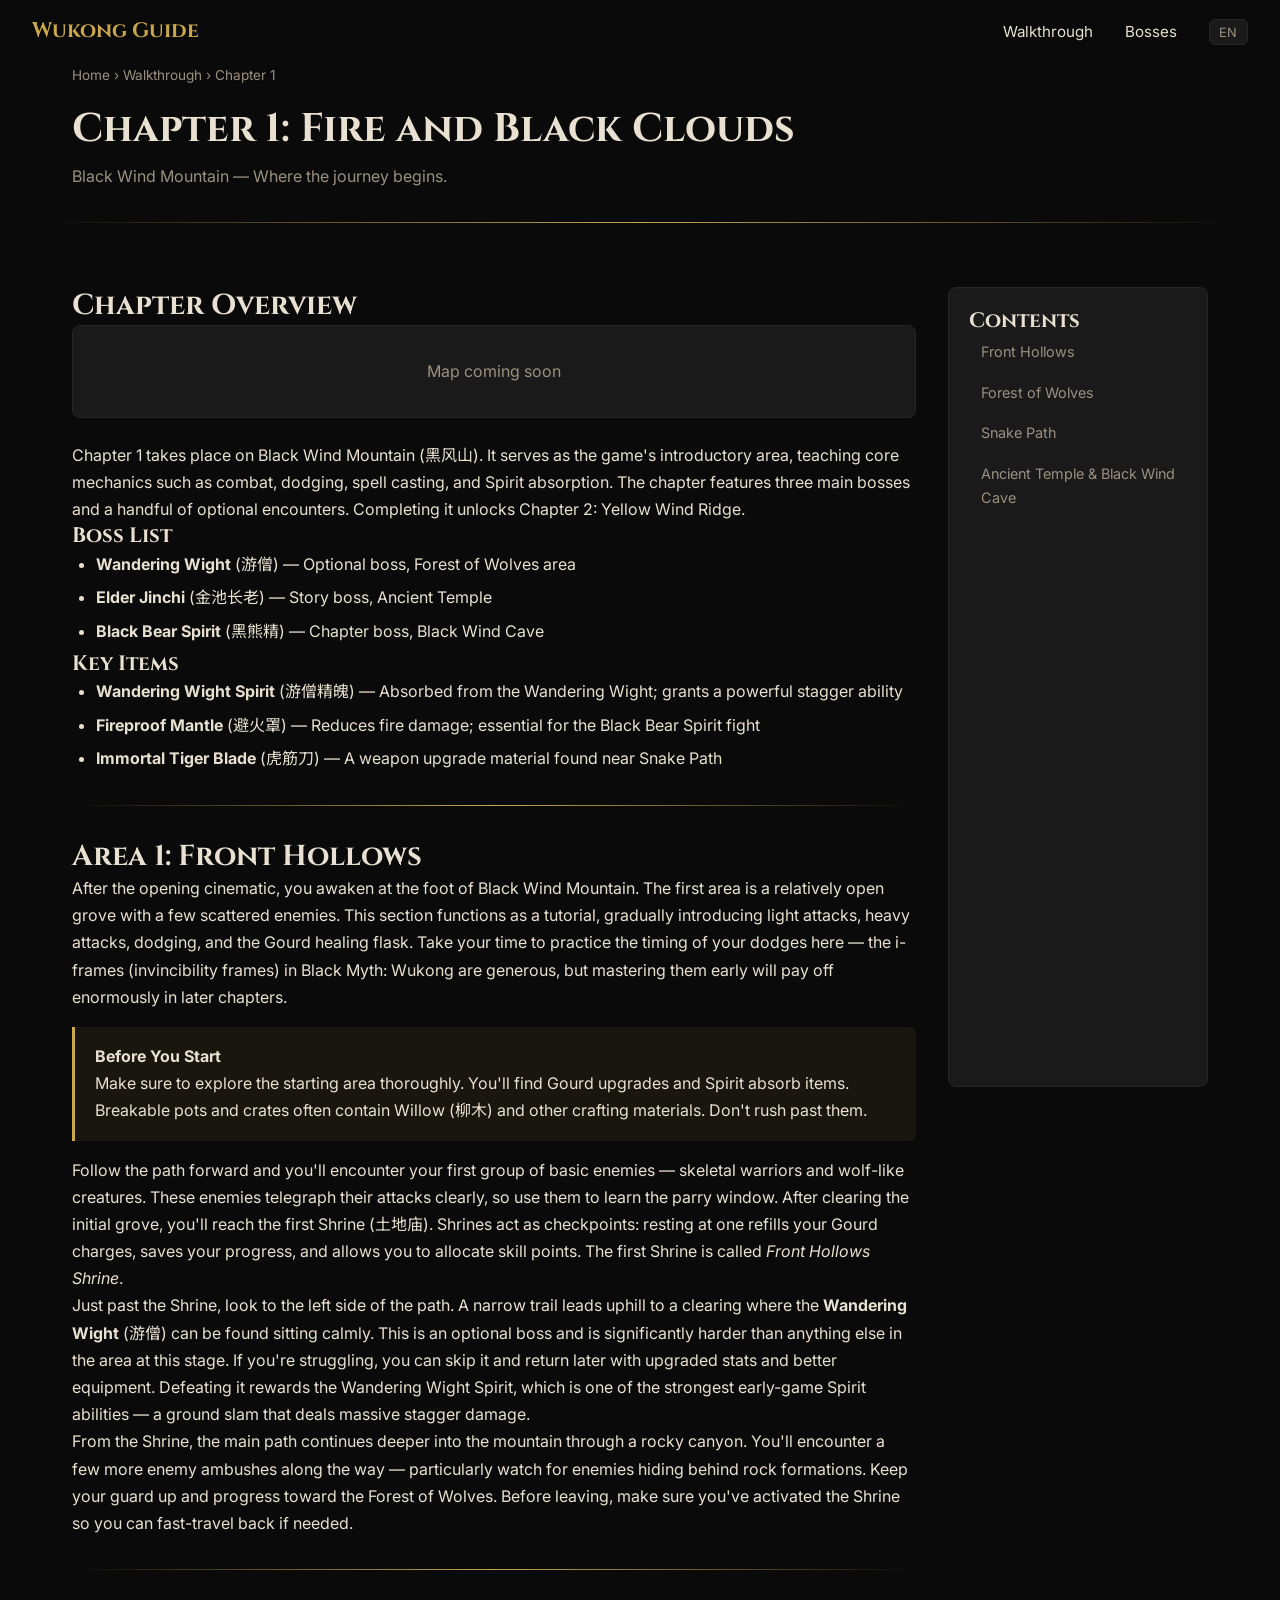
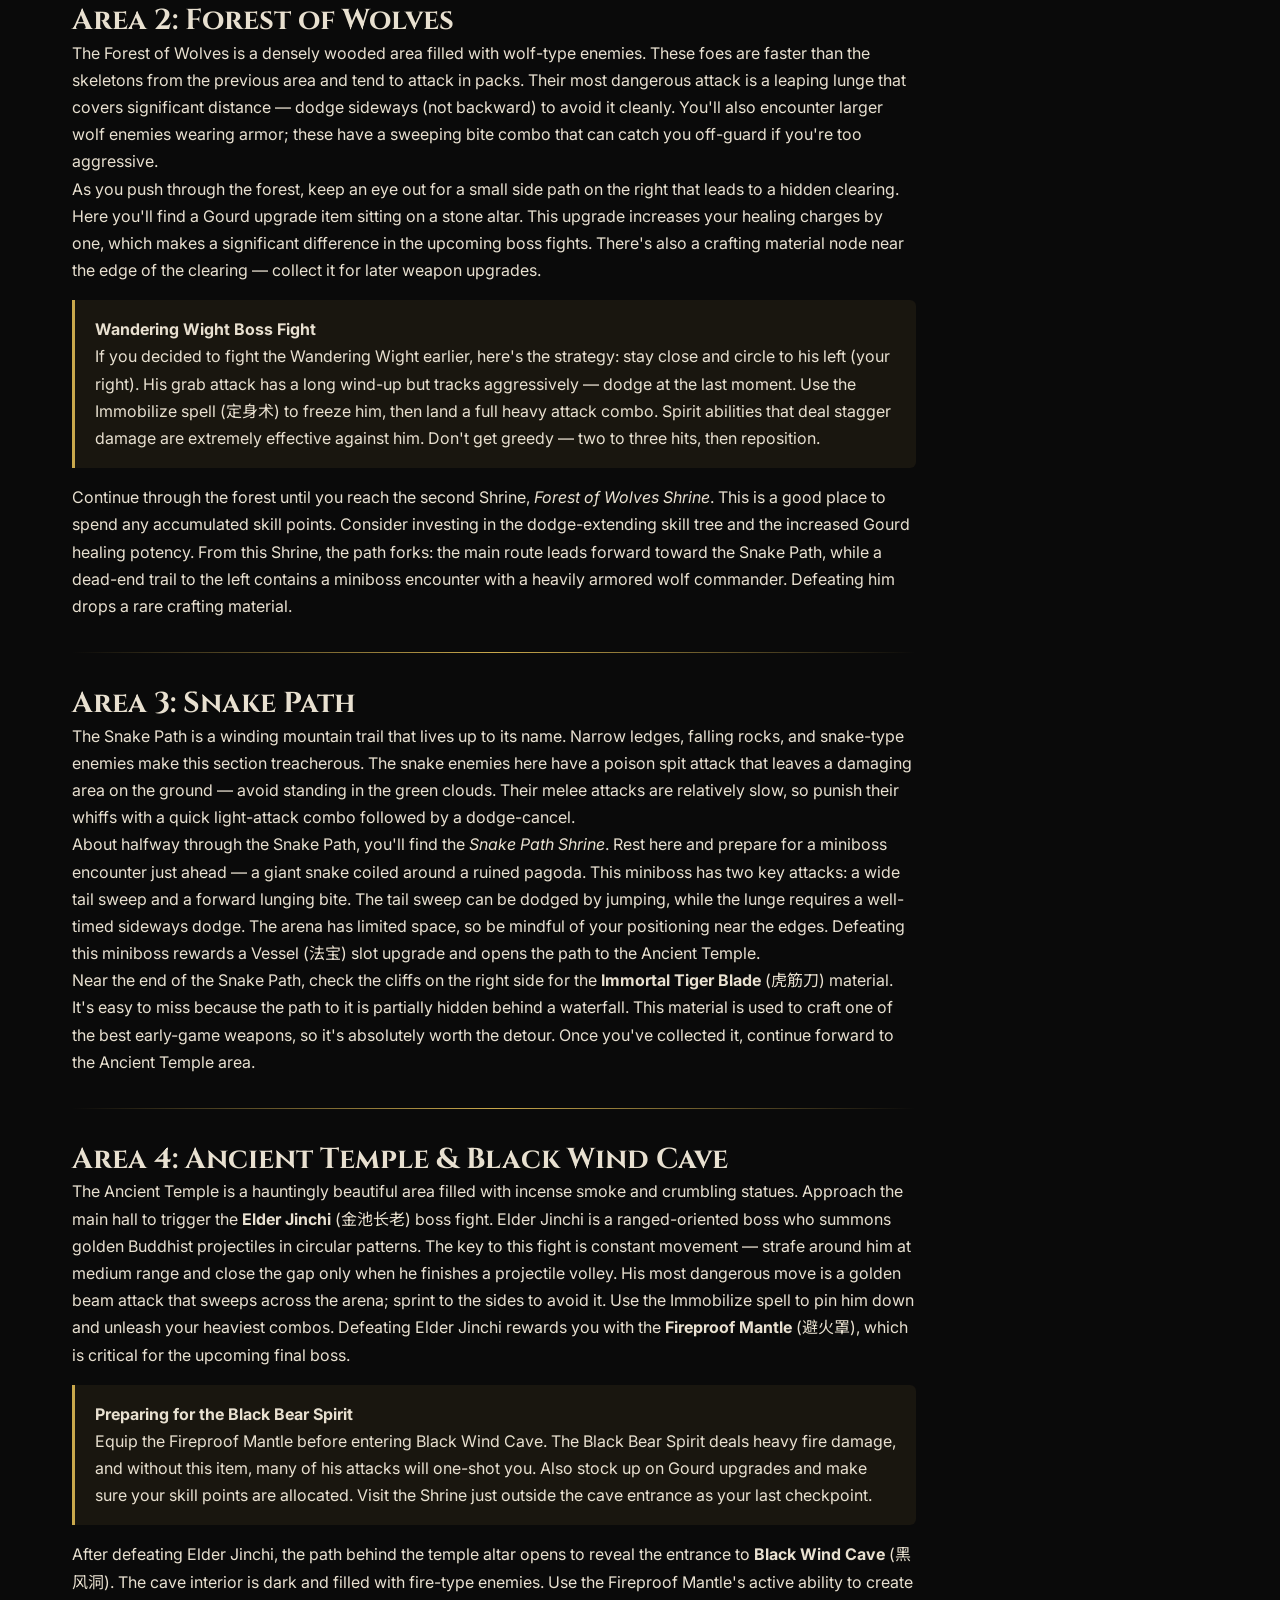
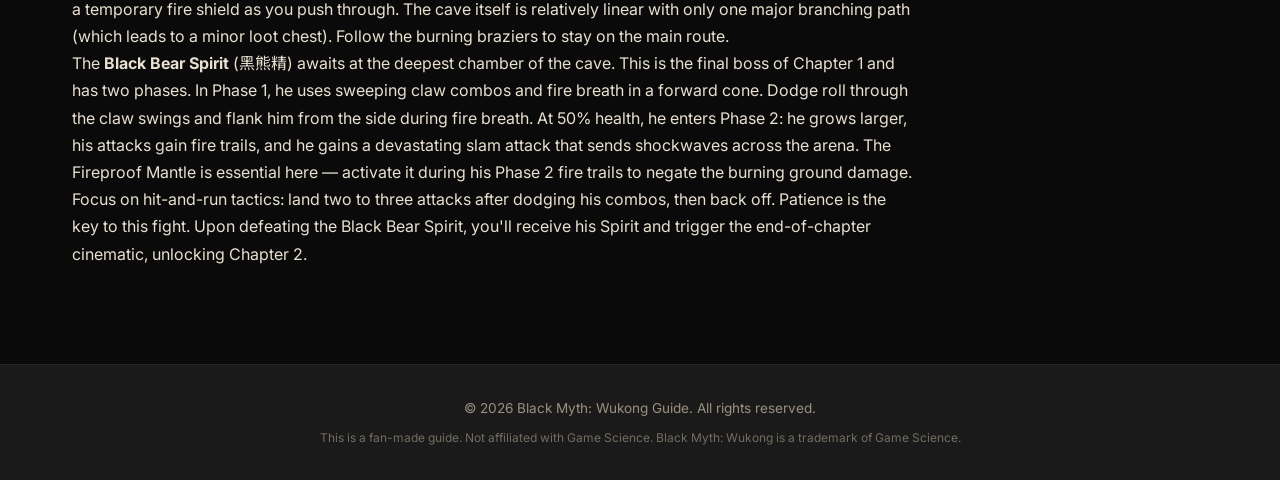
<file: walkthrough/chapter-1.html>
<!DOCTYPE html>
<html lang="en">
<head>
  <meta charset="UTF-8">
  <meta name="viewport" content="width=device-width, initial-scale=1.0">
  <title>Chapter 1: Fire and Black Clouds - Walkthrough | Black Myth: Wukong Guide</title>
  <meta name="description" content="Complete walkthrough for Chapter 1: Fire and Black Clouds in Black Myth: Wukong. Covers Front Hollows, Forest of Wolves, Snake Path, and Black Bear Spirit boss fight.">
  <link rel="preconnect" href="https://fonts.googleapis.com">
  <link rel="preconnect" href="https://fonts.gstatic.com" crossorigin>
  <link href="https://fonts.googleapis.com/css2?family=Cinzel:wght@400;700&family=Inter:wght@400;600&family=Noto+Sans+SC:wght@400;600&family=Noto+Serif+SC:wght@400;700&display=swap" rel="stylesheet">
  <link rel="stylesheet" href="../css/style.css">
</head>
<body>
  <a href="#main" class="skip-link">Skip to main content</a>

  <!-- Navbar -->
  <nav class="navbar">
    <a href="../index.html" class="navbar__logo">Wukong Guide</a>
    <button class="navbar__hamburger" aria-label="Toggle menu" aria-expanded="false">
      <span></span>
      <span></span>
      <span></span>
    </button>
    <ul class="navbar__links">
      <li>
        <a href="../walkthrough/chapter-1.html">
          <span data-lang="en" lang="en">Walkthrough</span><span data-lang="zh-CN" lang="zh-CN" style="display:none">流程攻略</span>
        </a>
      </li>
      <li>
        <a href="../bosses/index.html">
          <span data-lang="en" lang="en">Bosses</span><span data-lang="zh-CN" lang="zh-CN" style="display:none">Boss</span>
        </a>
      </li>
      <li>
        <div class="lang-toggle">
          <button class="lang-toggle__btn" data-lang="en">EN</button>
          <button class="lang-toggle__btn" data-lang="zh">中文</button>
        </div>
      </li>
    </ul>
  </nav>

  <!-- Main Content -->
  <main id="main">

    <!-- Breadcrumb -->
    <div class="breadcrumb section">
      <a href="../index.html">
        <span data-lang="en" lang="en">Home</span><span data-lang="zh-CN" lang="zh-CN" style="display:none">首页</span>
      </a>
      <span> &rsaquo; </span>
      <span data-lang="en" lang="en">Walkthrough</span><span data-lang="zh-CN" lang="zh-CN" style="display:none">流程攻略</span>
      <span> &rsaquo; </span>
      <span data-lang="en" lang="en">Chapter 1</span><span data-lang="zh-CN" lang="zh-CN" style="display:none">第一章</span>
    </div>

    <h1 class="section" style="margin-bottom:0.5rem;">
      <span data-lang="en" lang="en">Chapter 1: Fire and Black Clouds</span><span data-lang="zh-CN" lang="zh-CN" style="display:none">第一章：火照黑云</span>
    </h1>
    <p class="section" style="color:var(--text-secondary);margin-top:0;">
      <span data-lang="en" lang="en">Black Wind Mountain &mdash; Where the journey begins.</span><span data-lang="zh-CN" lang="zh-CN" style="display:none">黑风山 &mdash; 旅程由此开始。</span>
    </p>

    <hr class="divider section">

    <!-- Mobile TOC Toggle -->
    <div class="section">
      <button class="toc-toggle" aria-expanded="false">
        <span data-lang="en" lang="en">&#9776; Table of Contents</span><span data-lang="zh-CN" lang="zh-CN" style="display:none">&#9776; 目录</span>
      </button>
    </div>

    <!-- Walkthrough Layout -->
    <div class="walkthrough-layout">

      <!-- Left: Walkthrough Content -->
      <div class="walkthrough-content">

        <!-- Chapter Overview -->
        <h2>
          <span data-lang="en" lang="en">Chapter Overview</span><span data-lang="zh-CN" lang="zh-CN" style="display:none">章节概览</span>
        </h2>

        <div style="background-color:var(--bg-secondary);border:1px solid var(--border-color);border-radius:8px;padding:2rem;text-align:center;color:var(--text-secondary);margin-bottom:1.5rem;">
          <span data-lang="en" lang="en">Map coming soon</span><span data-lang="zh-CN" lang="zh-CN" style="display:none">地图即将推出</span>
        </div>

        <p>
          <span data-lang="en" lang="en">Chapter 1 takes place on Black Wind Mountain (黑风山). It serves as the game's introductory area, teaching core mechanics such as combat, dodging, spell casting, and Spirit absorption. The chapter features three main bosses and a handful of optional encounters. Completing it unlocks Chapter 2: Yellow Wind Ridge.</span><span data-lang="zh-CN" lang="zh-CN" style="display:none">第一章发生在黑风山。这是游戏的入门区域，教授核心机制，包括战斗、闪避、法术施放和精魄吸收。本章包含三个主要Boss和若干可选遭遇战。完成后将解锁第二章：黄风岭。</span>
        </p>

        <h3>
          <span data-lang="en" lang="en">Boss List</span><span data-lang="zh-CN" lang="zh-CN" style="display:none">Boss 列表</span>
        </h3>
        <ul>
          <li>
            <span data-lang="en" lang="en"><strong>Wandering Wight</strong> (游僧) &mdash; Optional boss, Forest of Wolves area</span><span data-lang="zh-CN" lang="zh-CN" style="display:none"><strong>游僧</strong> &mdash; 可选Boss，狼之森林区域</span>
          </li>
          <li>
            <span data-lang="en" lang="en"><strong>Elder Jinchi</strong> (金池长老) &mdash; Story boss, Ancient Temple</span><span data-lang="zh-CN" lang="zh-CN" style="display:none"><strong>金池长老</strong> &mdash; 剧情Boss，古庙</span>
          </li>
          <li>
            <span data-lang="en" lang="en"><strong>Black Bear Spirit</strong> (黑熊精) &mdash; Chapter boss, Black Wind Cave</span><span data-lang="zh-CN" lang="zh-CN" style="display:none"><strong>黑熊精</strong> &mdash; 章节Boss，黑风洞</span>
          </li>
        </ul>

        <h3>
          <span data-lang="en" lang="en">Key Items</span><span data-lang="zh-CN" lang="zh-CN" style="display:none">关键物品</span>
        </h3>
        <ul>
          <li>
            <span data-lang="en" lang="en"><strong>Wandering Wight Spirit</strong> (游僧精魄) &mdash; Absorbed from the Wandering Wight; grants a powerful stagger ability</span><span data-lang="zh-CN" lang="zh-CN" style="display:none"><strong>游僧精魄</strong> &mdash; 从游僧吸收获得；提供强力击退技能</span>
          </li>
          <li>
            <span data-lang="en" lang="en"><strong>Fireproof Mantle</strong> (避火罩) &mdash; Reduces fire damage; essential for the Black Bear Spirit fight</span><span data-lang="zh-CN" lang="zh-CN" style="display:none"><strong>避火罩</strong> &mdash; 减少火焰伤害；对抗黑熊精的关键道具</span>
          </li>
          <li>
            <span data-lang="en" lang="en"><strong>Immortal Tiger Blade</strong> (虎筋刀) &mdash; A weapon upgrade material found near Snake Path</span><span data-lang="zh-CN" lang="zh-CN" style="display:none"><strong>虎筋刀</strong> &mdash; 在蛇道附近发现的武器升级材料</span>
          </li>
        </ul>

        <hr class="divider">

        <!-- Area 1: Front Hollows -->
        <h2 id="area-1">
          <span data-lang="en" lang="en">Area 1: Front Hollows</span><span data-lang="zh-CN" lang="zh-CN" style="display:none">区域 1：前山空地</span>
        </h2>

        <p>
          <span data-lang="en" lang="en">After the opening cinematic, you awaken at the foot of Black Wind Mountain. The first area is a relatively open grove with a few scattered enemies. This section functions as a tutorial, gradually introducing light attacks, heavy attacks, dodging, and the Gourd healing flask. Take your time to practice the timing of your dodges here &mdash; the i-frames (invincibility frames) in Black Myth: Wukong are generous, but mastering them early will pay off enormously in later chapters.</span><span data-lang="zh-CN" lang="zh-CN" style="display:none">开场CG结束后，你将在黑风山脚下醒来。第一个区域是一片相对开阔的树林，散布着少量敌人。这一段相当于教学关卡，逐步介绍轻攻击、重攻击、闪避和葫芦治疗。请在这里多花时间练习闪避时机 &mdash; 黑神话：悟空的无敌帧比较宽裕，但尽早掌握将在后续章节带来巨大收益。</span>
        </p>

        <div class="tip-box">
          <strong><span data-lang="en" lang="en">Before You Start</span><span data-lang="zh-CN" lang="zh-CN" style="display:none">出发前</span></strong><br>
          <span data-lang="en" lang="en">Make sure to explore the starting area thoroughly. You'll find Gourd upgrades and Spirit absorb items. Breakable pots and crates often contain Willow (柳木) and other crafting materials. Don't rush past them.</span><span data-lang="zh-CN" lang="zh-CN" style="display:none">确保彻底探索起始区域，你会发现葫芦升级和精魄吸收物品。可破坏的坛罐中常含有柳木等制作材料，不要匆匆走过。</span>
        </div>

        <p>
          <span data-lang="en" lang="en">Follow the path forward and you'll encounter your first group of basic enemies &mdash; skeletal warriors and wolf-like creatures. These enemies telegraph their attacks clearly, so use them to learn the parry window. After clearing the initial grove, you'll reach the first Shrine (土地庙). Shrines act as checkpoints: resting at one refills your Gourd charges, saves your progress, and allows you to allocate skill points. The first Shrine is called <em>Front Hollows Shrine</em>.</span><span data-lang="zh-CN" lang="zh-CN" style="display:none">沿着前方路径前进，你将遇到第一批基础敌人 &mdash; 骷髅兵和狼形生物。这些敌人的攻击前摇很明显，可以利用它们来学习弹反窗口。清理完初始林地后，你将到达第一个土地庙。土地庙相当于存档点：休息会补满葫芦次数、保存进度，并允许你分配技能点。第一个土地庙名为<em>前山空地土地庙</em>。</span>
        </p>

        <p>
          <span data-lang="en" lang="en">Just past the Shrine, look to the left side of the path. A narrow trail leads uphill to a clearing where the <strong>Wandering Wight</strong> (游僧) can be found sitting calmly. This is an optional boss and is significantly harder than anything else in the area at this stage. If you're struggling, you can skip it and return later with upgraded stats and better equipment. Defeating it rewards the Wandering Wight Spirit, which is one of the strongest early-game Spirit abilities &mdash; a ground slam that deals massive stagger damage.</span><span data-lang="zh-CN" lang="zh-CN" style="display:none">过了土地庙之后，注意路径左侧。一条窄道通向山坡上的一片空地，<strong>游僧</strong>就安静地坐在那里。这是一个可选Boss，难度明显高于当前区域的其他敌人。如果打不过，可以先跳过，等升级装备后再回来。击败它可获得游僧精魄，这是游戏前期最强的精魄技能之一 &mdash; 一次地面重击，造成大量削韧伤害。</span>
        </p>

        <p>
          <span data-lang="en" lang="en">From the Shrine, the main path continues deeper into the mountain through a rocky canyon. You'll encounter a few more enemy ambushes along the way &mdash; particularly watch for enemies hiding behind rock formations. Keep your guard up and progress toward the Forest of Wolves. Before leaving, make sure you've activated the Shrine so you can fast-travel back if needed.</span><span data-lang="zh-CN" lang="zh-CN" style="display:none">从土地庙出发，主路穿过一段岩石峡谷继续深入山区。沿途会遇到更多伏击敌人 &mdash; 特别要留意躲在岩石后面的。保持警惕，朝狼之森林方向前进。离开前确保已激活土地庙，这样需要时可以快速传送回来。</span>
        </p>

        <hr class="divider">

        <!-- Area 2: Forest of Wolves -->
        <h2 id="area-2">
          <span data-lang="en" lang="en">Area 2: Forest of Wolves</span><span data-lang="zh-CN" lang="zh-CN" style="display:none">区域 2：狼之森林</span>
        </h2>

        <p>
          <span data-lang="en" lang="en">The Forest of Wolves is a densely wooded area filled with wolf-type enemies. These foes are faster than the skeletons from the previous area and tend to attack in packs. Their most dangerous attack is a leaping lunge that covers significant distance &mdash; dodge sideways (not backward) to avoid it cleanly. You'll also encounter larger wolf enemies wearing armor; these have a sweeping bite combo that can catch you off-guard if you're too aggressive.</span><span data-lang="zh-CN" lang="zh-CN" style="display:none">狼之森林是一片茂密的林区，遍布狼型敌人。这些敌人比前一区域的骷髅兵更快，而且倾向于成群攻击。它们最危险的攻击是一记远距离跳跃扑击 &mdash; 向侧面闪避（而非后退）可以干净利落地躲避。你还会遇到体型更大的装甲狼兵；它们有一套横扫撕咬连招，如果你攻击过于激进，很容易被打个措手不及。</span>
        </p>

        <p>
          <span data-lang="en" lang="en">As you push through the forest, keep an eye out for a small side path on the right that leads to a hidden clearing. Here you'll find a Gourd upgrade item sitting on a stone altar. This upgrade increases your healing charges by one, which makes a significant difference in the upcoming boss fights. There's also a crafting material node near the edge of the clearing &mdash; collect it for later weapon upgrades.</span><span data-lang="zh-CN" lang="zh-CN" style="display:none">在穿越森林时，注意右侧一条通往隐蔽空地的小径。那里有一个石台，上面放着葫芦升级物品。这次升级会增加一次治疗次数，对接下来的Boss战影响很大。空地边缘还有一个采集点 &mdash; 收集它留作后续武器升级之用。</span>
        </p>

        <div class="tip-box">
          <strong><span data-lang="en" lang="en">Wandering Wight Boss Fight</span><span data-lang="zh-CN" lang="zh-CN" style="display:none">游僧 Boss 战</span></strong><br>
          <span data-lang="en" lang="en">If you decided to fight the Wandering Wight earlier, here's the strategy: stay close and circle to his left (your right). His grab attack has a long wind-up but tracks aggressively &mdash; dodge at the last moment. Use the Immobilize spell (定身术) to freeze him, then land a full heavy attack combo. Spirit abilities that deal stagger damage are extremely effective against him. Don't get greedy &mdash; two to three hits, then reposition.</span><span data-lang="zh-CN" lang="zh-CN" style="display:none">如果你决定挑战游僧，策略如下：贴近他并绕到他的左侧（你的右侧）。他的抓取攻击前摇很长但追踪性极强 &mdash; 在最后一刻闪避。使用定身术冻结他，然后打出一套完整的重攻击连招。造成削韧伤害的精魄技能对他非常有效。不要贪刀 &mdash; 打两三下就重新站位。</span>
        </div>

        <p>
          <span data-lang="en" lang="en">Continue through the forest until you reach the second Shrine, <em>Forest of Wolves Shrine</em>. This is a good place to spend any accumulated skill points. Consider investing in the dodge-extending skill tree and the increased Gourd healing potency. From this Shrine, the path forks: the main route leads forward toward the Snake Path, while a dead-end trail to the left contains a miniboss encounter with a heavily armored wolf commander. Defeating him drops a rare crafting material.</span><span data-lang="zh-CN" lang="zh-CN" style="display:none">继续穿越森林直到到达第二个土地庙 &mdash; <em>狼之森林土地庙</em>。这里适合花掉积累的技能点。建议优先投入闪避延伸技能树和葫芦治疗增效。从这个土地庙开始，路径分岔：主路通向前方的蛇道，左侧的死路有一场小型Boss战，对手是一只重甲狼统领。击败它会掉落稀有制作材料。</span>
        </p>

        <hr class="divider">

        <!-- Area 3: Snake Path -->
        <h2 id="area-3">
          <span data-lang="en" lang="en">Area 3: Snake Path</span><span data-lang="zh-CN" lang="zh-CN" style="display:none">区域 3：蛇道</span>
        </h2>

        <p>
          <span data-lang="en" lang="en">The Snake Path is a winding mountain trail that lives up to its name. Narrow ledges, falling rocks, and snake-type enemies make this section treacherous. The snake enemies here have a poison spit attack that leaves a damaging area on the ground &mdash; avoid standing in the green clouds. Their melee attacks are relatively slow, so punish their whiffs with a quick light-attack combo followed by a dodge-cancel.</span><span data-lang="zh-CN" lang="zh-CN" style="display:none">蛇道是一条名副其实的蜿蜒山路。狭窄的岩架、落石和蛇型敌人让这一段变得危险。这里的蛇兵有喷毒攻击，会在地面留下持续伤害区域 &mdash; 避免站在绿色毒雾中。它们的近战攻击相对较慢，所以可以抓住它们攻击落空的间隙，用轻攻击连招反击后闪避取消。</span>
        </p>

        <p>
          <span data-lang="en" lang="en">About halfway through the Snake Path, you'll find the <em>Snake Path Shrine</em>. Rest here and prepare for a miniboss encounter just ahead &mdash; a giant snake coiled around a ruined pagoda. This miniboss has two key attacks: a wide tail sweep and a forward lunging bite. The tail sweep can be dodged by jumping, while the lunge requires a well-timed sideways dodge. The arena has limited space, so be mindful of your positioning near the edges. Defeating this miniboss rewards a Vessel (法宝) slot upgrade and opens the path to the Ancient Temple.</span><span data-lang="zh-CN" lang="zh-CN" style="display:none">蛇道中段可以找到<em>蛇道土地庙</em>。在这里休息，为前方的迷你Boss战做好准备 &mdash; 一条盘绕在废墟宝塔上的巨蛇。这个迷你Boss有两个关键攻击：大范围扫尾和前扑撕咬。扫尾可以跳跃躲避，而前扑需要精确的侧向闪避。战斗场地空间有限，要注意边缘站位。击败它可获得法宝槽位升级，并打开通往古庙的道路。</span>
        </p>

        <p>
          <span data-lang="en" lang="en">Near the end of the Snake Path, check the cliffs on the right side for the <strong>Immortal Tiger Blade</strong> (虎筋刀) material. It's easy to miss because the path to it is partially hidden behind a waterfall. This material is used to craft one of the best early-game weapons, so it's absolutely worth the detour. Once you've collected it, continue forward to the Ancient Temple area.</span><span data-lang="zh-CN" lang="zh-CN" style="display:none">在蛇道末端，检查右侧悬崖，可以找到<strong>虎筋刀</strong>材料。很容易错过，因为通往它的路径部分隐藏在瀑布后面。这个材料用于打造游戏前期最好的武器之一，绝对值得绕路去取。收集后，继续前进前往古庙区域。</span>
        </p>

        <hr class="divider">

        <!-- Area 4: Ancient Temple & Black Wind Cave -->
        <h2 id="area-4">
          <span data-lang="en" lang="en">Area 4: Ancient Temple &amp; Black Wind Cave</span><span data-lang="zh-CN" lang="zh-CN" style="display:none">区域 4：古庙与黑风洞</span>
        </h2>

        <p>
          <span data-lang="en" lang="en">The Ancient Temple is a hauntingly beautiful area filled with incense smoke and crumbling statues. Approach the main hall to trigger the <strong>Elder Jinchi</strong> (金池长老) boss fight. Elder Jinchi is a ranged-oriented boss who summons golden Buddhist projectiles in circular patterns. The key to this fight is constant movement &mdash; strafe around him at medium range and close the gap only when he finishes a projectile volley. His most dangerous move is a golden beam attack that sweeps across the arena; sprint to the sides to avoid it. Use the Immobilize spell to pin him down and unleash your heaviest combos. Defeating Elder Jinchi rewards you with the <strong>Fireproof Mantle</strong> (避火罩), which is critical for the upcoming final boss.</span><span data-lang="zh-CN" lang="zh-CN" style="display:none">古庙是一个凄美而阴森的区域，弥漫着香烟和残破的佛像。走近正殿会触发<strong>金池长老</strong>Boss战。金池长老是一个远程型Boss，会以环形模式发射金色佛珠弹幕。这场战斗的关键是持续移动 &mdash; 在中距离围绕他旋转，只在弹幕齐射结束后拉近距离。他最危险的招式是一道横扫竞技场的金色光束；向两侧奔跑来躲避。使用定身术钉住他，然后释放最重的连招。击败金池长老可获得<strong>避火罩</strong>，这对即将到来的最终Boss至关重要。</span>
        </p>

        <div class="tip-box">
          <strong><span data-lang="en" lang="en">Preparing for the Black Bear Spirit</span><span data-lang="zh-CN" lang="zh-CN" style="display:none">黑熊精战前准备</span></strong><br>
          <span data-lang="en" lang="en">Equip the Fireproof Mantle before entering Black Wind Cave. The Black Bear Spirit deals heavy fire damage, and without this item, many of his attacks will one-shot you. Also stock up on Gourd upgrades and make sure your skill points are allocated. Visit the Shrine just outside the cave entrance as your last checkpoint.</span><span data-lang="zh-CN" lang="zh-CN" style="display:none">进入黑风洞前装备避火罩。黑熊精造成大量火焰伤害，没有这件道具的话，他的很多攻击都能一击必杀。同时确保葫芦已升级，技能点已分配。洞穴入口外的土地庙是你的最后一个存档点。</span>
        </div>

        <p>
          <span data-lang="en" lang="en">After defeating Elder Jinchi, the path behind the temple altar opens to reveal the entrance to <strong>Black Wind Cave</strong> (黑风洞). The cave interior is dark and filled with fire-type enemies. Use the Fireproof Mantle's active ability to create a temporary fire shield as you push through. The cave itself is relatively linear with only one major branching path (which leads to a minor loot chest). Follow the burning braziers to stay on the main route.</span><span data-lang="zh-CN" lang="zh-CN" style="display:none">击败金池长老后，寺庙祭坛后面的通道打开，露出<strong>黑风洞</strong>的入口。洞穴内部阴暗，充斥着火焰型敌人。在推进过程中使用避火罩的主动技能来创建临时火焰护盾。洞穴本身比较线性，只有一条主要岔路（通向一个小型宝箱）。沿着燃烧的火盆前进即可保持正确路线。</span>
        </p>

        <p>
          <span data-lang="en" lang="en">The <strong>Black Bear Spirit</strong> (黑熊精) awaits at the deepest chamber of the cave. This is the final boss of Chapter 1 and has two phases. In Phase 1, he uses sweeping claw combos and fire breath in a forward cone. Dodge roll through the claw swings and flank him from the side during fire breath. At 50% health, he enters Phase 2: he grows larger, his attacks gain fire trails, and he gains a devastating slam attack that sends shockwaves across the arena. The Fireproof Mantle is essential here &mdash; activate it during his Phase 2 fire trails to negate the burning ground damage. Focus on hit-and-run tactics: land two to three attacks after dodging his combos, then back off. Patience is the key to this fight. Upon defeating the Black Bear Spirit, you'll receive his Spirit and trigger the end-of-chapter cinematic, unlocking Chapter 2.</span><span data-lang="zh-CN" lang="zh-CN" style="display:none"><strong>黑熊精</strong>守在洞穴最深处。这是第一章的最终Boss，拥有两个阶段。第一阶段，他使用横扫爪击连招和前方锥形火焰吐息。翻滚穿过爪击，在火焰吐息时从侧面迂回。血量降到50%时进入第二阶段：体型增大，攻击附带火焰轨迹，并新增一招全屏冲击波的砸地攻击。避火罩在这里不可或缺 &mdash; 在他第二阶段的火焰轨迹期间激活，抵消地面燃烧伤害。采用游击战术：闪避他的连招后打两三下就撤退。耐心是这场战斗的关键。击败黑熊精后，你将获得他的精魄并触发章节结束CG，解锁第二章。</span>
        </p>

      </div>

      <!-- Right: Table of Contents Sidebar -->
      <aside class="toc-sidebar">
        <h3>
          <span data-lang="en" lang="en">Contents</span><span data-lang="zh-CN" lang="zh-CN" style="display:none">目录</span>
        </h3>
        <ul style="list-style:none;padding-left:0;">
          <li><a href="#area-1"><span data-lang="en" lang="en">Front Hollows</span><span data-lang="zh-CN" lang="zh-CN" style="display:none">前山空地</span></a></li>
          <li><a href="#area-2"><span data-lang="en" lang="en">Forest of Wolves</span><span data-lang="zh-CN" lang="zh-CN" style="display:none">狼之森林</span></a></li>
          <li><a href="#area-3"><span data-lang="en" lang="en">Snake Path</span><span data-lang="zh-CN" lang="zh-CN" style="display:none">蛇道</span></a></li>
          <li><a href="#area-4"><span data-lang="en" lang="en">Ancient Temple &amp; Black Wind Cave</span><span data-lang="zh-CN" lang="zh-CN" style="display:none">古庙与黑风洞</span></a></li>
        </ul>
      </aside>

    </div><!-- /.walkthrough-layout -->

  </main>

  <!-- Footer -->
  <footer class="footer">
    <p>&copy; 2026 Black Myth: Wukong Guide. All rights reserved.</p>
    <p class="footer__disclaimer">This is a fan-made guide. Not affiliated with Game Science. Black Myth: Wukong is a trademark of Game Science.</p>
  </footer>

  <script src="../js/main.js"></script>
</body>
</html>
</file>
<file: css/style.css>
/* ==========================================================================
   Black Myth: Wukong Guide - Global Stylesheet
   ========================================================================== */

/* --------------------------------------------------------------------------
   1. CSS Reset & Base
   -------------------------------------------------------------------------- */
:root {
  --bg-primary: #0a0a0a;
  --bg-secondary: #1a1a1a;
  --accent-gold: #c9a84c;
  --accent-red: #8b2500;
  --text-primary: #e8e0d0;
  --text-secondary: #9a9080;
  --border-color: #2a2520;
  --gold-glow: 0 0 20px rgba(201, 168, 76, 0.15);
  --transition-fast: 0.2s ease;
  --transition-normal: 0.3s ease;
}

*,
*::before,
*::after {
  box-sizing: border-box;
  margin: 0;
  padding: 0;
}

html {
  scroll-behavior: smooth;
}

body {
  font-family: 'Inter', 'Noto Sans SC', -apple-system, 'Segoe UI', 'Microsoft YaHei', 'PingFang SC', Helvetica, sans-serif;
  background-color: var(--bg-primary);
  color: var(--text-primary);
  line-height: 1.7;
  min-height: 100vh;
}

.skip-link {
  position: absolute;
  top: -100%;
  left: 50%;
  transform: translateX(-50%);
  background-color: var(--accent-gold);
  color: var(--bg-primary);
  padding: 0.5rem 1rem;
  border-radius: 0 0 4px 4px;
  font-weight: 600;
  z-index: 200;
  text-decoration: none;
}

.skip-link:focus {
  top: 0;
}

/* --------------------------------------------------------------------------
   2. Typography
   -------------------------------------------------------------------------- */
h1, h2, h3, h4 {
  font-family: 'Cinzel', 'Noto Serif SC', Georgia, 'SimSun', 'Times New Roman', 'STSong', serif;
  color: var(--text-primary);
  line-height: 1.3;
}

h1 {
  font-size: 2.5rem;
}

h2 {
  font-size: 1.8rem;
}

h3 {
  font-size: 1.3rem;
}

h4 {
  font-size: 1.1rem;
}

a {
  color: var(--accent-gold);
  text-decoration: none;
  transition: color var(--transition-fast);
}

a:hover {
  color: #e0c06a;
}

ul, ol {
  padding-left: 1.5rem;
}

li {
  margin-bottom: 0.4rem;
}

img {
  max-width: 100%;
  height: auto;
  display: block;
}

/* --------------------------------------------------------------------------
   3. Navigation Bar (.navbar)
   -------------------------------------------------------------------------- */
.navbar {
  position: fixed;
  top: 0;
  left: 0;
  right: 0;
  z-index: 100;
  background-color: rgba(10, 10, 10, 0.95);
  backdrop-filter: blur(10px);
  -webkit-backdrop-filter: blur(10px);
  height: 64px;
  display: flex;
  align-items: center;
  justify-content: space-between;
  padding: 0 2rem;
  transition: box-shadow var(--transition-fast);
}

.navbar__logo {
  font-family: 'Cinzel', 'Noto Serif SC', Georgia, 'SimSun', 'Times New Roman', 'STSong', serif;
  color: var(--accent-gold);
  font-size: 1.3rem;
  font-weight: 700;
  text-decoration: none;
  white-space: nowrap;
}

.navbar__links {
  display: flex;
  align-items: center;
  gap: 2rem;
  list-style: none;
  padding-left: 0;
}

.navbar__links li {
  margin-bottom: 0;
}

.navbar__links a {
  color: var(--text-primary);
  font-size: 0.95rem;
  transition: color var(--transition-fast);
}

.navbar__links a:hover {
  color: var(--accent-gold);
}

.lang-toggle {
  display: flex;
  background-color: var(--bg-secondary);
  border-radius: 6px;
  border: 1px solid var(--border-color);
  overflow: hidden;
}

.lang-toggle__btn {
  background: none;
  border: none;
  color: var(--text-secondary);
  font-size: 0.8rem;
  padding: 0.3rem 0.6rem;
  cursor: pointer;
  transition: background-color var(--transition-fast), color var(--transition-fast);
  font-family: inherit;
}

.lang-toggle__btn:hover {
  background-color: rgba(201, 168, 76, 0.1);
  color: var(--accent-gold);
}

.lang-toggle__btn--active {
  background-color: var(--accent-gold);
  color: var(--bg-primary);
  font-weight: 600;
}

.lang-toggle__btn--active:hover {
  background-color: var(--accent-gold);
  color: var(--bg-primary);
}

.navbar__hamburger {
  display: none;
  flex-direction: column;
  justify-content: center;
  gap: 5px;
  background: none;
  border: none;
  cursor: pointer;
  padding: 4px;
  width: 32px;
  height: 32px;
}

.navbar__hamburger span {
  display: block;
  width: 100%;
  height: 2px;
  background-color: var(--text-primary);
  border-radius: 1px;
  transition: transform var(--transition-fast), opacity var(--transition-fast);
}

.navbar__hamburger--open span:nth-child(1) {
  transform: translateY(7px) rotate(45deg);
}

.navbar__hamburger--open span:nth-child(2) {
  opacity: 0;
}

.navbar__hamburger--open span:nth-child(3) {
  transform: translateY(-7px) rotate(-45deg);
}

@media (max-width: 768px) {
  .navbar__hamburger {
    display: flex;
  }

  .navbar__links {
    display: none;
    flex-direction: column;
    position: absolute;
    top: 64px;
    left: 0;
    right: 0;
    background-color: rgba(10, 10, 10, 0.98);
    padding: 1rem 2rem;
    gap: 1rem;
    border-bottom: 1px solid var(--border-color);
  }

  .navbar__links.open {
    display: flex;
  }

  .navbar {
    padding: 0 1rem;
  }
}

/* --------------------------------------------------------------------------
   4. Footer (.footer)
   -------------------------------------------------------------------------- */
.footer {
  background-color: var(--bg-secondary);
  border-top: 1px solid var(--border-color);
  padding: 2rem;
  text-align: center;
  color: var(--text-secondary);
  font-size: 0.85rem;
  margin-top: 4rem;
}

.footer__disclaimer {
  font-size: 0.75rem;
  opacity: 0.7;
  margin-top: 0.5rem;
}

/* --------------------------------------------------------------------------
   5. Shared Components
   -------------------------------------------------------------------------- */
.divider {
  border: none;
  height: 1px;
  background: linear-gradient(
    to right,
    transparent,
    var(--accent-gold),
    transparent
  );
  margin: 2rem 0;
}

.card {
  background-color: var(--bg-secondary);
  border: 1px solid var(--border-color);
  border-radius: 8px;
  padding: 1.5rem;
  transition: transform var(--transition-normal), box-shadow var(--transition-normal);
}

.card:hover {
  transform: translateY(-4px);
  box-shadow: var(--gold-glow);
}

.card__title {
  color: var(--accent-gold);
  font-size: 1.2rem;
  font-family: 'Cinzel', 'Noto Serif SC', Georgia, 'SimSun', 'Times New Roman', 'STSong', serif;
  margin-bottom: 0.5rem;
}

.card__desc {
  color: var(--text-secondary);
  font-size: 0.9rem;
}

.stars {
  color: var(--accent-gold);
  letter-spacing: 2px;
}

.stars .empty {
  opacity: 0.3;
}

.tip-box {
  background-color: rgba(201, 168, 76, 0.08);
  border-left: 3px solid var(--accent-gold);
  padding: 1rem 1.25rem;
  border-radius: 0 6px 6px 0;
  margin: 1rem 0;
}

.section {
  max-width: 1200px;
  margin-left: auto;
  margin-right: auto;
  padding: 0 2rem;
}

.section__title {
  text-align: center;
  position: relative;
  padding-bottom: 0.75rem;
  margin-bottom: 2rem;
}

.section__title::after {
  content: '';
  position: absolute;
  bottom: 0;
  left: 50%;
  transform: translateX(-50%);
  width: 60px;
  height: 2px;
  background: linear-gradient(to right, transparent, var(--accent-gold), transparent);
}

.breadcrumb {
  font-size: 0.85rem;
  color: var(--text-secondary);
  margin-bottom: 1rem;
}

.breadcrumb a {
  color: var(--text-secondary);
}

.breadcrumb a:hover {
  color: var(--accent-gold);
}

main {
  padding-top: 64px; /* offset for fixed navbar */
}

/* --------------------------------------------------------------------------
   6. Homepage
   -------------------------------------------------------------------------- */
.hero {
  min-height: 80vh;
  display: flex;
  flex-direction: column;
  align-items: center;
  justify-content: center;
  text-align: center;
  background: linear-gradient(
    180deg,
    rgba(139, 37, 0, 0.25) 0%,
    var(--bg-primary) 100%
  );
  padding: 2rem;
}

.hero__title {
  font-size: 3.5rem;
  color: var(--accent-gold);
  margin-bottom: 1rem;
  font-family: 'Cinzel', 'Noto Serif SC', Georgia, 'SimSun', 'Times New Roman', 'STSong', serif;
}

.hero__subtitle {
  font-size: 1.2rem;
  color: var(--text-secondary);
  max-width: 600px;
  margin-bottom: 2rem;
}

.chapters-grid {
  display: grid;
  grid-template-columns: repeat(auto-fill, minmax(320px, 1fr));
  gap: 1.5rem;
}

.bosses-grid {
  display: grid;
  grid-template-columns: repeat(auto-fill, minmax(280px, 1fr));
  gap: 1.5rem;
}

.newbie-banner {
  background: linear-gradient(135deg, rgba(139, 37, 0, 0.15), rgba(201, 168, 76, 0.08));
  border: 1px solid var(--accent-gold);
  border-radius: 8px;
  padding: 2rem;
  text-align: center;
  margin: 2rem 0;
}

/* --------------------------------------------------------------------------
   7. Walkthrough Page
   -------------------------------------------------------------------------- */
.walkthrough-layout {
  display: grid;
  grid-template-columns: 1fr 260px;
  gap: 2rem;
  max-width: 1200px;
  margin-left: auto;
  margin-right: auto;
  padding: 2rem;
}

.toc-sidebar {
  position: sticky;
  top: 84px;
  background-color: var(--bg-secondary);
  border: 1px solid var(--border-color);
  border-radius: 8px;
  padding: 1.25rem;
  max-height: calc(100vh - 100px);
  overflow-y: auto;
}

.toc-sidebar a {
  display: block;
  color: var(--text-secondary);
  padding: 0.3rem 0.6rem;
  font-size: 0.9rem;
  border-left: 2px solid transparent;
  transition: color var(--transition-fast), border-color var(--transition-fast);
}

.toc-sidebar a:hover,
.toc-sidebar a.active {
  color: var(--accent-gold);
  border-left-color: var(--accent-gold);
}

.toc-toggle {
  display: none;
}

@media (max-width: 768px) {
  .walkthrough-layout {
    grid-template-columns: 1fr;
  }

  .toc-sidebar {
    display: none;
  }

  .toc-sidebar.open {
    display: block;
    position: static;
    margin-bottom: 1.5rem;
  }

  .toc-toggle {
    display: inline-block;
    background-color: var(--bg-secondary);
    border: 1px solid var(--border-color);
    color: var(--accent-gold);
    padding: 0.5rem 1rem;
    border-radius: 6px;
    cursor: pointer;
    font-size: 0.9rem;
    margin-bottom: 1rem;
    font-family: inherit;
  }

  .toc-toggle:hover {
    background-color: rgba(201, 168, 76, 0.1);
  }
}

/* --------------------------------------------------------------------------
   8. Boss List Page
   -------------------------------------------------------------------------- */
.boss-list {
  display: grid;
  grid-template-columns: repeat(auto-fill, minmax(300px, 1fr));
  gap: 1.5rem;
}

.boss-card {
  background-color: var(--bg-secondary);
  border: 1px solid var(--border-color);
  border-radius: 8px;
  overflow: hidden;
  transition: transform var(--transition-normal), box-shadow var(--transition-normal);
  cursor: pointer;
}

.boss-card:hover {
  transform: translateY(-4px);
  box-shadow: var(--gold-glow);
}

.boss-card__header {
  height: 160px;
  background: linear-gradient(135deg, rgba(139, 37, 0, 0.4), rgba(201, 168, 76, 0.1));
  display: flex;
  align-items: center;
  justify-content: center;
}

.boss-card__header span {
  font-size: 3rem;
  color: var(--accent-gold);
  font-family: 'Cinzel', 'Noto Serif SC', Georgia, 'SimSun', 'Times New Roman', 'STSong', serif;
}

.boss-card__body {
  padding: 1.2rem;
}

.boss-card__name {
  color: var(--accent-gold);
  font-size: 1.1rem;
  font-family: 'Cinzel', 'Noto Serif SC', Georgia, 'SimSun', 'Times New Roman', 'STSong', serif;
  margin-bottom: 0.3rem;
}

.boss-card__chapter {
  color: var(--text-secondary);
  font-size: 0.8rem;
}

/* --------------------------------------------------------------------------
   9. Boss Detail Page
   -------------------------------------------------------------------------- */
.boss-detail {
  max-width: 900px;
  margin-left: auto;
  margin-right: auto;
  padding: 2rem;
}

.boss-header {
  display: flex;
  gap: 2rem;
  flex-wrap: wrap;
  align-items: center;
  margin-bottom: 2rem;
}

.boss-header__portrait {
  width: 180px;
  height: 180px;
  border-radius: 50%;
  background: linear-gradient(135deg, rgba(139, 37, 0, 0.5), rgba(201, 168, 76, 0.15));
  border: 2px solid var(--accent-gold);
  display: flex;
  align-items: center;
  justify-content: center;
  flex-shrink: 0;
}

.boss-header__portrait span {
  font-size: 3rem;
  color: var(--accent-gold);
  font-family: 'Cinzel', 'Noto Serif SC', Georgia, 'SimSun', 'Times New Roman', 'STSong', serif;
}

.boss-header__info {
  flex: 1;
  min-width: 200px;
}

.stats-card {
  display: grid;
  grid-template-columns: repeat(auto-fill, minmax(140px, 1fr));
  gap: 1rem;
  background-color: var(--bg-secondary);
  border: 1px solid var(--border-color);
  border-radius: 8px;
  padding: 1.25rem;
  margin-bottom: 2rem;
}

.stats-card__item {
  text-align: center;
}

.stats-card__label {
  font-size: 0.8rem;
  color: var(--text-secondary);
  margin-bottom: 0.25rem;
}

.stats-card__value {
  font-size: 1.1rem;
  color: var(--accent-gold);
  font-weight: 600;
}

.stats-card__version {
  grid-column: 1 / -1;
  text-align: right;
  font-size: 0.75rem;
  color: var(--text-secondary);
  opacity: 0.6;
}

.phase-block {
  background-color: var(--bg-secondary);
  border-left: 3px solid var(--accent-gold);
  border-radius: 0 8px 8px 0;
  padding: 1.25rem;
  margin-bottom: 1.5rem;
}

.phase-block__title {
  color: var(--accent-gold);
  font-size: 1.1rem;
  margin-bottom: 0.75rem;
  font-family: 'Cinzel', 'Noto Serif SC', Georgia, 'SimSun', 'Times New Roman', 'STSong', serif;
}

.quick-tips {
  background-color: var(--bg-secondary);
  border: 1px solid var(--border-color);
  border-radius: 8px;
  padding: 1.25rem;
  margin: 1.5rem 0;
}

.quick-tips li {
  list-style: none;
  position: relative;
  padding-left: 1.25rem;
}

.quick-tips li::before {
  content: '\2726'; /* ✦ */
  position: absolute;
  left: 0;
  color: var(--accent-gold);
}
</file>
